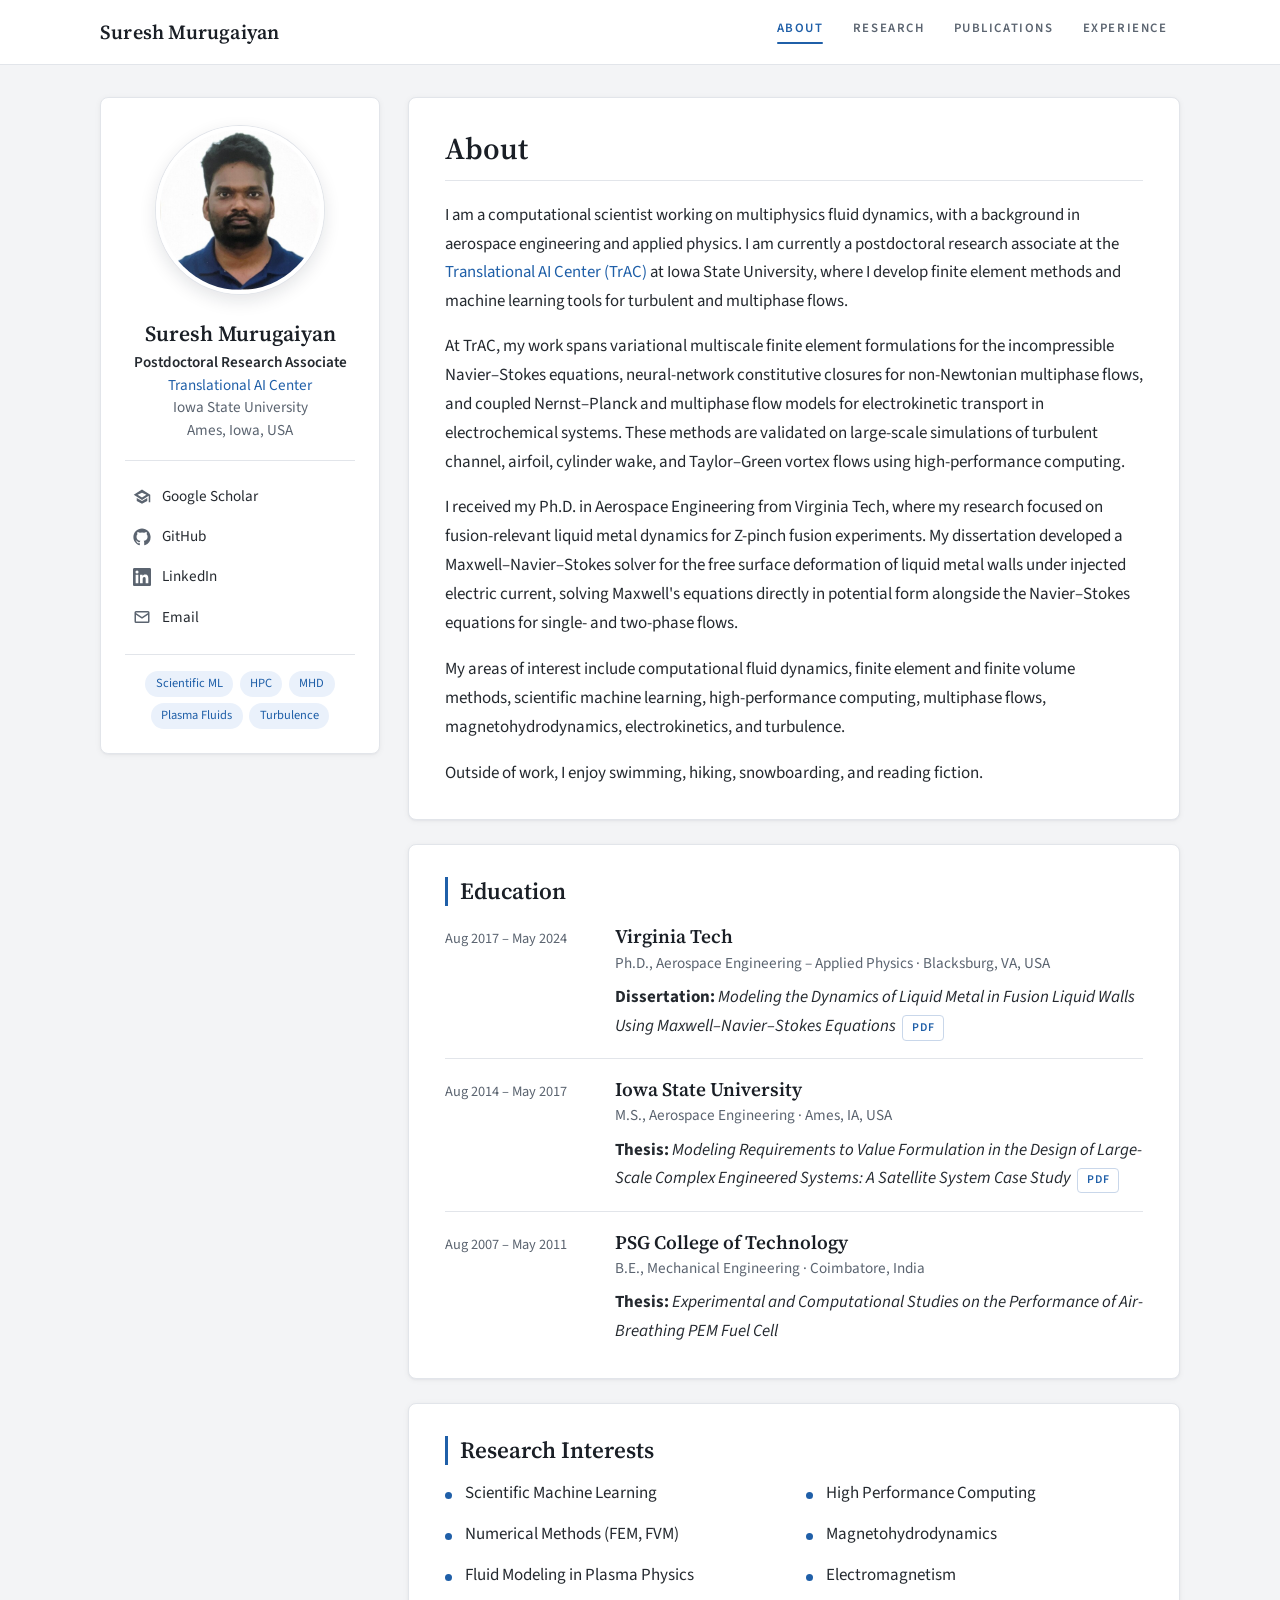
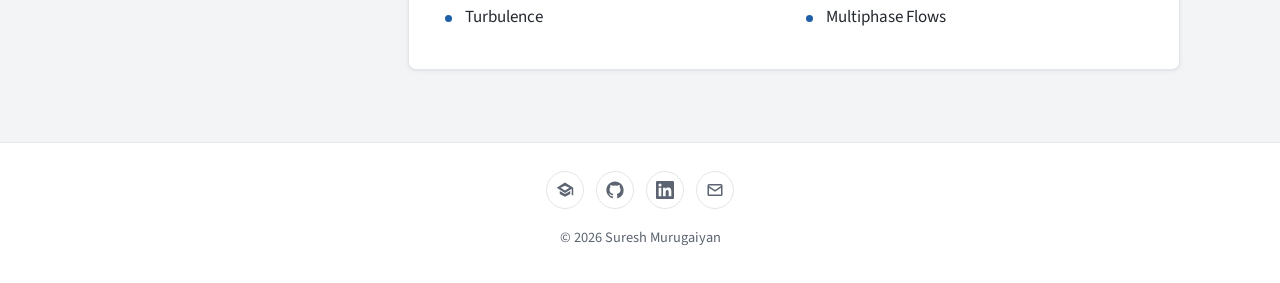
<file: index.html>
<!DOCTYPE html>
<html lang="en">
<head>
  <meta charset="UTF-8">
  <meta name="viewport" content="width=device-width, initial-scale=1">
  <title>Suresh Murugaiyan</title>
  <meta name="description" content="Suresh Murugaiyan is a postdoctoral research associate at the Translational AI Center, Iowa State University, working on scientific machine learning, high-performance computing, magnetohydrodynamics, and fluid modeling in plasma physics.">
  <meta name="author" content="Suresh Murugaiyan">
  <meta property="og:site_name" content="Suresh Murugaiyan">
  <meta property="og:title" content="Suresh Murugaiyan">
  <meta property="og:description" content="Suresh Murugaiyan is a postdoctoral research associate at the Translational AI Center, Iowa State University, working on scientific machine learning, high-performance computing, magnetohydrodynamics, and fluid modeling in plasma physics.">
  <meta property="og:type" content="website">
  <meta property="og:url" content="https://sureshisu.github.io/">
  <meta property="og:image" content="https://sureshisu.github.io/img/suresh.jpg">
  <meta name="theme-color" content="#1f5fa8">
  <link rel="icon" type="image/svg+xml" href="favicon.svg">
  <link rel="preconnect" href="https://fonts.googleapis.com">
  <link rel="preconnect" href="https://fonts.gstatic.com" crossorigin>
  <link href="https://fonts.googleapis.com/css2?family=Source+Sans+3:ital,wght@0,400;0,600;0,700;1,400&family=Source+Serif+4:wght@600&display=swap" rel="stylesheet">
  <link rel="stylesheet" href="css/style.css?v=9">
</head>
<body>
<header class="site-header">
  <div class="container">
    <a class="brand" href="index.html">Suresh Murugaiyan</a>
    <button class="nav-toggle" type="button" aria-label="Toggle navigation" aria-expanded="false" aria-controls="site-nav">
      <svg width="22" height="22" viewBox="0 0 24 24" fill="none" stroke="currentColor" stroke-width="2" stroke-linecap="round" aria-hidden="true"><path d="M4 6h16M4 12h16M4 18h16"/></svg>
    </button>
    <nav class="site-nav" id="site-nav" aria-label="Primary">
      <a href="index.html" class="active" aria-current="page">About</a>
      <a href="research.html">Research</a>
      <a href="publications.html">Publications</a>
      <a href="experience.html">Experience</a>
    </nav>
  </div>
</header>
<div class="container layout">
  <aside class="sidebar">
    <div class="profile">
      <img src="img/suresh.jpg" alt="Portrait of Suresh Murugaiyan" width="168" height="168">
      <h2>Suresh Murugaiyan</h2>
      <p class="role">
        <strong>Postdoctoral Research Associate</strong><br>
        <a href="https://trac-ai.iastate.edu/" target="_blank" rel="noopener">Translational AI Center</a><br>
        Iowa State University<br>
        Ames, Iowa, USA
      </p>
      <ul class="social">
          <li><a href="https://scholar.google.com/citations?hl=en&user=3zIB_NMAAAAJ&view_op=list_works&sortby=pubdate" target="_blank" rel="noopener"><svg viewBox="0 0 24 24" aria-hidden="true"><path d="M12 2 1 9l11 7 9-5.73V19h2V9L12 2zm0 4.24L17.9 9 12 12.76 6.1 9 12 6.24zM5 13.18v4L12 21l7-3.82v-4l-7 4.28-7-4.28z"/></svg><span>Google Scholar</span></a></li>
          <li><a href="https://github.com/SureshMurugaiyan" target="_blank" rel="noopener"><svg viewBox="0 0 24 24" aria-hidden="true"><path d="M12 .5C5.65.5.5 5.65.5 12c0 5.08 3.29 9.39 7.86 10.91.58.11.79-.25.79-.55v-2.1c-3.2.7-3.87-1.37-3.87-1.37-.52-1.33-1.28-1.68-1.28-1.68-1.05-.71.08-.7.08-.7 1.16.08 1.77 1.19 1.77 1.19 1.03 1.76 2.7 1.25 3.36.96.1-.75.4-1.25.73-1.54-2.55-.29-5.24-1.28-5.24-5.69 0-1.26.45-2.29 1.19-3.09-.12-.29-.52-1.46.11-3.05 0 0 .97-.31 3.17 1.18a11 11 0 0 1 5.77 0c2.2-1.49 3.17-1.18 3.17-1.18.63 1.59.23 2.76.11 3.05.74.8 1.19 1.83 1.19 3.09 0 4.42-2.69 5.39-5.25 5.68.41.36.78 1.06.78 2.14v3.17c0 .31.21.67.8.55A11.5 11.5 0 0 0 23.5 12C23.5 5.65 18.35.5 12 .5z"/></svg><span>GitHub</span></a></li>
          <li><a href="https://www.linkedin.com/in/suresh-murugaiyan-phd/" target="_blank" rel="noopener"><svg viewBox="0 0 24 24" aria-hidden="true"><path d="M20.45 20.45h-3.55v-5.57c0-1.33-.03-3.04-1.85-3.04-1.85 0-2.14 1.45-2.14 2.94v5.67H9.36V9h3.41v1.56h.05c.47-.9 1.63-1.85 3.36-1.85 3.6 0 4.27 2.37 4.27 5.45v6.29zM5.34 7.43a2.06 2.06 0 1 1 0-4.12 2.06 2.06 0 0 1 0 4.12zM7.12 20.45H3.56V9h3.56v11.45zM22.22 0H1.77C.79 0 0 .77 0 1.72v20.56C0 23.23.79 24 1.77 24h20.45c.98 0 1.78-.77 1.78-1.72V1.72C24 .77 23.2 0 22.22 0z"/></svg><span>LinkedIn</span></a></li>
          <li><a href="mailto:sureshmn@iastate.edu"><svg viewBox="0 0 24 24" aria-hidden="true"><path d="M20 4H4a2 2 0 0 0-2 2v12a2 2 0 0 0 2 2h16a2 2 0 0 0 2-2V6a2 2 0 0 0-2-2zm0 2v.51l-8 5.33-8-5.33V6h16zM4 18V8.9l7.45 4.97a1 1 0 0 0 1.1 0L20 8.9V18H4z"/></svg><span>Email</span></a></li>
      </ul>
      <div class="tags">
        <span>Scientific ML</span>
        <span>HPC</span>
        <span>MHD</span>
        <span>Plasma Fluids</span>
        <span>Turbulence</span>
      </div>
    </div>
  </aside>
  <main class="content">
    <section class="card">
      <h1>About</h1>
      <p class="lead">
        I am a computational scientist working on multiphysics fluid dynamics, with a background in
        aerospace engineering and applied physics. I am currently a postdoctoral research associate at the
        <a href="https://trac-ai.iastate.edu/" target="_blank" rel="noopener">Translational AI Center (TrAC)</a>
        at Iowa State University, where I develop finite element methods and machine learning tools for
        turbulent and multiphase flows.
      </p>
      <p>
        At TrAC, my work spans variational multiscale finite element formulations for the incompressible
        Navier&ndash;Stokes equations, neural-network constitutive closures for non-Newtonian multiphase
        flows, and coupled Nernst&ndash;Planck and multiphase flow models for electrokinetic transport in
        electrochemical systems. These methods are validated on large-scale simulations of turbulent
        channel, airfoil, cylinder wake, and Taylor&ndash;Green vortex flows using high-performance computing.
      </p>
      <p>
        I received my Ph.D. in Aerospace Engineering from Virginia Tech, where my research focused on
        fusion-relevant liquid metal dynamics for Z-pinch fusion experiments. My dissertation developed a
        Maxwell&ndash;Navier&ndash;Stokes solver for the free surface deformation of liquid metal walls under
        injected electric current, solving Maxwell's equations directly in potential form alongside the
        Navier&ndash;Stokes equations for single- and two-phase flows.
      </p>
      <p>
        My areas of interest include computational fluid dynamics, finite element and finite volume methods,
        scientific machine learning, high-performance computing, multiphase flows, magnetohydrodynamics,
        electrokinetics, and turbulence.
      </p>
      <p>Outside of work, I enjoy swimming, hiking, snowboarding, and reading fiction.</p>
    </section>

    <section class="card">
      <h2>Education</h2>
      <div class="entry">
        <div class="when">Aug 2017 &ndash; May 2024</div>
        <div class="what">
          <h3 class="org"><a href="https://www.aoe.vt.edu/" target="_blank" rel="noopener">Virginia Tech</a></h3>
          <div class="sub">Ph.D., Aerospace Engineering &ndash; Applied Physics &middot; Blacksburg, VA, USA</div>
          <p><strong>Dissertation:</strong> <em>Modeling the Dynamics of Liquid Metal in Fusion Liquid Walls Using Maxwell&ndash;Navier&ndash;Stokes Equations</em>
          &nbsp;<a class="btn-link" href="https://vtechworks.lib.vt.edu/bitstreams/518f76b3-d5b1-4de2-a76d-3ad21cf5ce42/download" target="_blank" rel="noopener">PDF</a></p>
        </div>
      </div>
      <div class="entry">
        <div class="when">Aug 2014 &ndash; May 2017</div>
        <div class="what">
          <h3 class="org"><a href="https://www.aere.iastate.edu/" target="_blank" rel="noopener">Iowa State University</a></h3>
          <div class="sub">M.S., Aerospace Engineering &middot; Ames, IA, USA</div>
          <p><strong>Thesis:</strong> <em>Modeling Requirements to Value Formulation in the Design of Large-Scale Complex Engineered Systems: A Satellite System Case Study</em>
          &nbsp;<a class="btn-link" href="https://dr.lib.iastate.edu/bitstreams/eb668e0c-75e1-4d1b-a5d1-2d1292beb509/download" target="_blank" rel="noopener">PDF</a></p>
        </div>
      </div>
      <div class="entry">
        <div class="when">Aug 2007 &ndash; May 2011</div>
        <div class="what">
          <h3 class="org"><a href="https://www.psgtech.edu/" target="_blank" rel="noopener">PSG College of Technology</a></h3>
          <div class="sub">B.E., Mechanical Engineering &middot; Coimbatore, India</div>
          <p><strong>Thesis:</strong> <em>Experimental and Computational Studies on the Performance of Air-Breathing PEM Fuel Cell</em></p>
        </div>
      </div>
    </section>

    <section class="card">
      <h2>Research Interests</h2>
      <ul class="interest-grid">
        <li>Scientific Machine Learning</li>
        <li>High Performance Computing</li>
        <li>Numerical Methods (FEM, FVM)</li>
        <li>Magnetohydrodynamics</li>
        <li>Fluid Modeling in Plasma Physics</li>
        <li>Electromagnetism</li>
        <li>Turbulence</li>
        <li>Multiphase Flows</li>
      </ul>
    </section>
  </main>
</div>
<footer class="site-footer">
  <div class="container">
    <ul class="footer-social">
        <li><a href="https://scholar.google.com/citations?hl=en&user=3zIB_NMAAAAJ&view_op=list_works&sortby=pubdate" target="_blank" rel="noopener" title="Google Scholar" aria-label="Google Scholar"><svg viewBox="0 0 24 24" aria-hidden="true"><path d="M12 2 1 9l11 7 9-5.73V19h2V9L12 2zm0 4.24L17.9 9 12 12.76 6.1 9 12 6.24zM5 13.18v4L12 21l7-3.82v-4l-7 4.28-7-4.28z"/></svg></a></li>
        <li><a href="https://github.com/SureshMurugaiyan" target="_blank" rel="noopener" title="GitHub" aria-label="GitHub"><svg viewBox="0 0 24 24" aria-hidden="true"><path d="M12 .5C5.65.5.5 5.65.5 12c0 5.08 3.29 9.39 7.86 10.91.58.11.79-.25.79-.55v-2.1c-3.2.7-3.87-1.37-3.87-1.37-.52-1.33-1.28-1.68-1.28-1.68-1.05-.71.08-.7.08-.7 1.16.08 1.77 1.19 1.77 1.19 1.03 1.76 2.7 1.25 3.36.96.1-.75.4-1.25.73-1.54-2.55-.29-5.24-1.28-5.24-5.69 0-1.26.45-2.29 1.19-3.09-.12-.29-.52-1.46.11-3.05 0 0 .97-.31 3.17 1.18a11 11 0 0 1 5.77 0c2.2-1.49 3.17-1.18 3.17-1.18.63 1.59.23 2.76.11 3.05.74.8 1.19 1.83 1.19 3.09 0 4.42-2.69 5.39-5.25 5.68.41.36.78 1.06.78 2.14v3.17c0 .31.21.67.8.55A11.5 11.5 0 0 0 23.5 12C23.5 5.65 18.35.5 12 .5z"/></svg></a></li>
        <li><a href="https://www.linkedin.com/in/suresh-murugaiyan-phd/" target="_blank" rel="noopener" title="LinkedIn" aria-label="LinkedIn"><svg viewBox="0 0 24 24" aria-hidden="true"><path d="M20.45 20.45h-3.55v-5.57c0-1.33-.03-3.04-1.85-3.04-1.85 0-2.14 1.45-2.14 2.94v5.67H9.36V9h3.41v1.56h.05c.47-.9 1.63-1.85 3.36-1.85 3.6 0 4.27 2.37 4.27 5.45v6.29zM5.34 7.43a2.06 2.06 0 1 1 0-4.12 2.06 2.06 0 0 1 0 4.12zM7.12 20.45H3.56V9h3.56v11.45zM22.22 0H1.77C.79 0 0 .77 0 1.72v20.56C0 23.23.79 24 1.77 24h20.45c.98 0 1.78-.77 1.78-1.72V1.72C24 .77 23.2 0 22.22 0z"/></svg></a></li>
        <li><a href="mailto:sureshmn@iastate.edu" title="Email" aria-label="Email"><svg viewBox="0 0 24 24" aria-hidden="true"><path d="M20 4H4a2 2 0 0 0-2 2v12a2 2 0 0 0 2 2h16a2 2 0 0 0 2-2V6a2 2 0 0 0-2-2zm0 2v.51l-8 5.33-8-5.33V6h16zM4 18V8.9l7.45 4.97a1 1 0 0 0 1.1 0L20 8.9V18H4z"/></svg></a></li>
    </ul>
    <p>&copy; <span id="year">2026</span> Suresh Murugaiyan</p>
  </div>
</footer>
<script>
  (function () {
    var btn = document.querySelector('.nav-toggle');
    var nav = document.getElementById('site-nav');
    if (btn && nav) {
      btn.addEventListener('click', function () {
        var open = nav.classList.toggle('open');
        btn.setAttribute('aria-expanded', open ? 'true' : 'false');
      });
    }
    var y = document.getElementById('year');
    if (y) y.textContent = new Date().getFullYear();
  })();
</script>
</body>
</html>
</file>
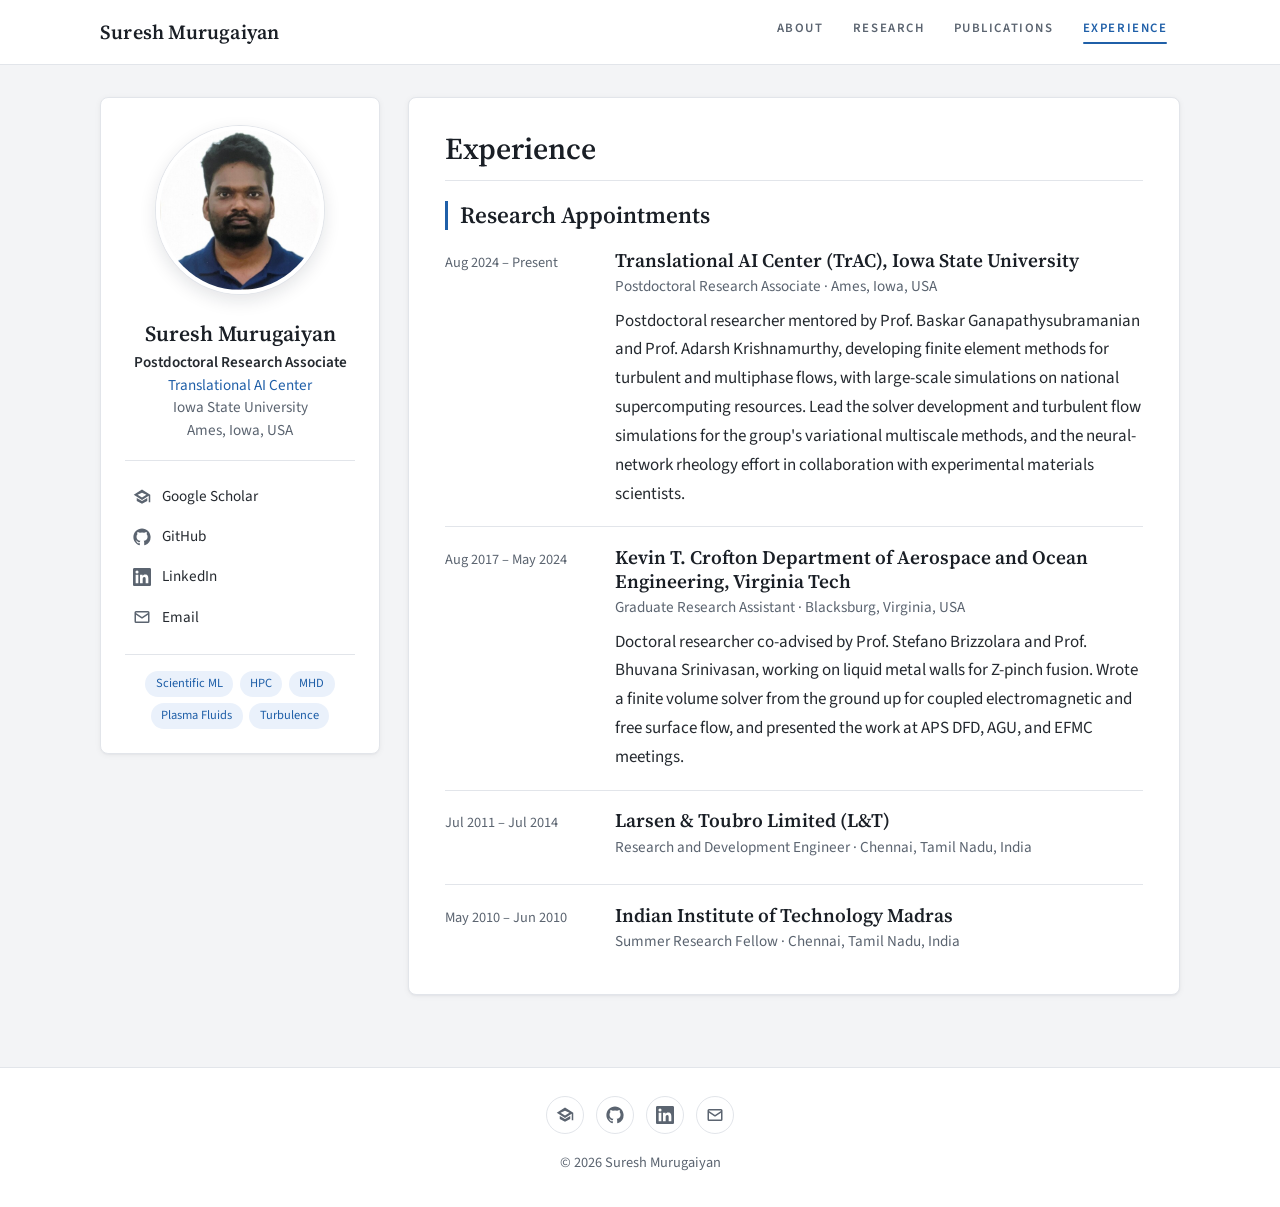
<file: experience.html>
<!DOCTYPE html>
<html lang="en">
<head>
  <meta charset="UTF-8">
  <meta name="viewport" content="width=device-width, initial-scale=1">
  <title>Experience · Suresh Murugaiyan</title>
  <meta name="description" content="Suresh Murugaiyan is a postdoctoral research associate at the Translational AI Center, Iowa State University, working on scientific machine learning, high-performance computing, magnetohydrodynamics, and fluid modeling in plasma physics.">
  <meta name="author" content="Suresh Murugaiyan">
  <meta property="og:site_name" content="Suresh Murugaiyan">
  <meta property="og:title" content="Experience · Suresh Murugaiyan">
  <meta property="og:description" content="Suresh Murugaiyan is a postdoctoral research associate at the Translational AI Center, Iowa State University, working on scientific machine learning, high-performance computing, magnetohydrodynamics, and fluid modeling in plasma physics.">
  <meta property="og:type" content="website">
  <meta property="og:url" content="https://sureshisu.github.io/experience.html">
  <meta property="og:image" content="https://sureshisu.github.io/img/suresh.jpg">
  <meta name="theme-color" content="#1f5fa8">
  <link rel="icon" type="image/svg+xml" href="favicon.svg">
  <link rel="preconnect" href="https://fonts.googleapis.com">
  <link rel="preconnect" href="https://fonts.gstatic.com" crossorigin>
  <link href="https://fonts.googleapis.com/css2?family=Source+Sans+3:ital,wght@0,400;0,600;0,700;1,400&family=Source+Serif+4:wght@600&display=swap" rel="stylesheet">
  <link rel="stylesheet" href="css/style.css?v=9">
</head>
<body>
<header class="site-header">
  <div class="container">
    <a class="brand" href="index.html">Suresh Murugaiyan</a>
    <button class="nav-toggle" type="button" aria-label="Toggle navigation" aria-expanded="false" aria-controls="site-nav">
      <svg width="22" height="22" viewBox="0 0 24 24" fill="none" stroke="currentColor" stroke-width="2" stroke-linecap="round" aria-hidden="true"><path d="M4 6h16M4 12h16M4 18h16"/></svg>
    </button>
    <nav class="site-nav" id="site-nav" aria-label="Primary">
      <a href="index.html">About</a>
      <a href="research.html">Research</a>
      <a href="publications.html">Publications</a>
      <a href="experience.html" class="active" aria-current="page">Experience</a>
    </nav>
  </div>
</header>
<div class="container layout">
  <aside class="sidebar">
    <div class="profile">
      <img src="img/suresh.jpg" alt="Portrait of Suresh Murugaiyan" width="168" height="168">
      <h2>Suresh Murugaiyan</h2>
      <p class="role">
        <strong>Postdoctoral Research Associate</strong><br>
        <a href="https://trac-ai.iastate.edu/" target="_blank" rel="noopener">Translational AI Center</a><br>
        Iowa State University<br>
        Ames, Iowa, USA
      </p>
      <ul class="social">
          <li><a href="https://scholar.google.com/citations?hl=en&user=3zIB_NMAAAAJ&view_op=list_works&sortby=pubdate" target="_blank" rel="noopener"><svg viewBox="0 0 24 24" aria-hidden="true"><path d="M12 2 1 9l11 7 9-5.73V19h2V9L12 2zm0 4.24L17.9 9 12 12.76 6.1 9 12 6.24zM5 13.18v4L12 21l7-3.82v-4l-7 4.28-7-4.28z"/></svg><span>Google Scholar</span></a></li>
          <li><a href="https://github.com/SureshMurugaiyan" target="_blank" rel="noopener"><svg viewBox="0 0 24 24" aria-hidden="true"><path d="M12 .5C5.65.5.5 5.65.5 12c0 5.08 3.29 9.39 7.86 10.91.58.11.79-.25.79-.55v-2.1c-3.2.7-3.87-1.37-3.87-1.37-.52-1.33-1.28-1.68-1.28-1.68-1.05-.71.08-.7.08-.7 1.16.08 1.77 1.19 1.77 1.19 1.03 1.76 2.7 1.25 3.36.96.1-.75.4-1.25.73-1.54-2.55-.29-5.24-1.28-5.24-5.69 0-1.26.45-2.29 1.19-3.09-.12-.29-.52-1.46.11-3.05 0 0 .97-.31 3.17 1.18a11 11 0 0 1 5.77 0c2.2-1.49 3.17-1.18 3.17-1.18.63 1.59.23 2.76.11 3.05.74.8 1.19 1.83 1.19 3.09 0 4.42-2.69 5.39-5.25 5.68.41.36.78 1.06.78 2.14v3.17c0 .31.21.67.8.55A11.5 11.5 0 0 0 23.5 12C23.5 5.65 18.35.5 12 .5z"/></svg><span>GitHub</span></a></li>
          <li><a href="https://www.linkedin.com/in/suresh-murugaiyan-phd/" target="_blank" rel="noopener"><svg viewBox="0 0 24 24" aria-hidden="true"><path d="M20.45 20.45h-3.55v-5.57c0-1.33-.03-3.04-1.85-3.04-1.85 0-2.14 1.45-2.14 2.94v5.67H9.36V9h3.41v1.56h.05c.47-.9 1.63-1.85 3.36-1.85 3.6 0 4.27 2.37 4.27 5.45v6.29zM5.34 7.43a2.06 2.06 0 1 1 0-4.12 2.06 2.06 0 0 1 0 4.12zM7.12 20.45H3.56V9h3.56v11.45zM22.22 0H1.77C.79 0 0 .77 0 1.72v20.56C0 23.23.79 24 1.77 24h20.45c.98 0 1.78-.77 1.78-1.72V1.72C24 .77 23.2 0 22.22 0z"/></svg><span>LinkedIn</span></a></li>
          <li><a href="mailto:sureshmn@iastate.edu"><svg viewBox="0 0 24 24" aria-hidden="true"><path d="M20 4H4a2 2 0 0 0-2 2v12a2 2 0 0 0 2 2h16a2 2 0 0 0 2-2V6a2 2 0 0 0-2-2zm0 2v.51l-8 5.33-8-5.33V6h16zM4 18V8.9l7.45 4.97a1 1 0 0 0 1.1 0L20 8.9V18H4z"/></svg><span>Email</span></a></li>
      </ul>
      <div class="tags">
        <span>Scientific ML</span>
        <span>HPC</span>
        <span>MHD</span>
        <span>Plasma Fluids</span>
        <span>Turbulence</span>
      </div>
    </div>
  </aside>
  <main class="content">
    <section class="card">
      <h1>Experience</h1>
      <h2>Research Appointments</h2>
      <div class="entry">
        <div class="when">Aug 2024 &ndash; Present</div>
        <div class="what">
          <h3 class="org"><a href="https://trac-ai.iastate.edu/" target="_blank" rel="noopener">Translational AI Center (TrAC)</a>, Iowa State University</h3>
          <div class="sub">Postdoctoral Research Associate &middot; Ames, Iowa, USA</div>
          <p>Postdoctoral researcher mentored by Prof. Baskar Ganapathysubramanian and Prof. Adarsh Krishnamurthy, developing finite element methods for turbulent and multiphase flows, with large-scale simulations on national supercomputing resources. Lead the solver development and turbulent flow simulations for the group's variational multiscale methods, and the neural-network rheology effort in collaboration with experimental materials scientists.</p>
        </div>
      </div>
      <div class="entry">
        <div class="when">Aug 2017 &ndash; May 2024</div>
        <div class="what">
          <h3 class="org"><a href="https://www.aoe.vt.edu/" target="_blank" rel="noopener">Kevin T. Crofton Department of Aerospace and Ocean Engineering</a>, Virginia Tech</h3>
          <div class="sub">Graduate Research Assistant &middot; Blacksburg, Virginia, USA</div>
          <p>Doctoral researcher co-advised by Prof. Stefano Brizzolara and Prof. Bhuvana Srinivasan, working on liquid metal walls for Z-pinch fusion. Wrote a finite volume solver from the ground up for coupled electromagnetic and free surface flow, and presented the work at APS DFD, AGU, and EFMC meetings.</p>
        </div>
      </div>
      <div class="entry">
        <div class="when">Jul 2011 &ndash; Jul 2014</div>
        <div class="what">
          <h3 class="org"><a href="https://www.larsentoubro.com/" target="_blank" rel="noopener">Larsen &amp; Toubro Limited (L&amp;T)</a></h3>
          <div class="sub">Research and Development Engineer &middot; Chennai, Tamil Nadu, India</div>
        </div>
      </div>
      <div class="entry">
        <div class="when">May 2010 &ndash; Jun 2010</div>
        <div class="what">
          <h3 class="org"><a href="https://www.iitm.ac.in/" target="_blank" rel="noopener">Indian Institute of Technology Madras</a></h3>
          <div class="sub">Summer Research Fellow &middot; Chennai, Tamil Nadu, India</div>
        </div>
      </div>
    </section>
  </main>
</div>
<footer class="site-footer">
  <div class="container">
    <ul class="footer-social">
        <li><a href="https://scholar.google.com/citations?hl=en&user=3zIB_NMAAAAJ&view_op=list_works&sortby=pubdate" target="_blank" rel="noopener" title="Google Scholar" aria-label="Google Scholar"><svg viewBox="0 0 24 24" aria-hidden="true"><path d="M12 2 1 9l11 7 9-5.73V19h2V9L12 2zm0 4.24L17.9 9 12 12.76 6.1 9 12 6.24zM5 13.18v4L12 21l7-3.82v-4l-7 4.28-7-4.28z"/></svg></a></li>
        <li><a href="https://github.com/SureshMurugaiyan" target="_blank" rel="noopener" title="GitHub" aria-label="GitHub"><svg viewBox="0 0 24 24" aria-hidden="true"><path d="M12 .5C5.65.5.5 5.65.5 12c0 5.08 3.29 9.39 7.86 10.91.58.11.79-.25.79-.55v-2.1c-3.2.7-3.87-1.37-3.87-1.37-.52-1.33-1.28-1.68-1.28-1.68-1.05-.71.08-.7.08-.7 1.16.08 1.77 1.19 1.77 1.19 1.03 1.76 2.7 1.25 3.36.96.1-.75.4-1.25.73-1.54-2.55-.29-5.24-1.28-5.24-5.69 0-1.26.45-2.29 1.19-3.09-.12-.29-.52-1.46.11-3.05 0 0 .97-.31 3.17 1.18a11 11 0 0 1 5.77 0c2.2-1.49 3.17-1.18 3.17-1.18.63 1.59.23 2.76.11 3.05.74.8 1.19 1.83 1.19 3.09 0 4.42-2.69 5.39-5.25 5.68.41.36.78 1.06.78 2.14v3.17c0 .31.21.67.8.55A11.5 11.5 0 0 0 23.5 12C23.5 5.65 18.35.5 12 .5z"/></svg></a></li>
        <li><a href="https://www.linkedin.com/in/suresh-murugaiyan-phd/" target="_blank" rel="noopener" title="LinkedIn" aria-label="LinkedIn"><svg viewBox="0 0 24 24" aria-hidden="true"><path d="M20.45 20.45h-3.55v-5.57c0-1.33-.03-3.04-1.85-3.04-1.85 0-2.14 1.45-2.14 2.94v5.67H9.36V9h3.41v1.56h.05c.47-.9 1.63-1.85 3.36-1.85 3.6 0 4.27 2.37 4.27 5.45v6.29zM5.34 7.43a2.06 2.06 0 1 1 0-4.12 2.06 2.06 0 0 1 0 4.12zM7.12 20.45H3.56V9h3.56v11.45zM22.22 0H1.77C.79 0 0 .77 0 1.72v20.56C0 23.23.79 24 1.77 24h20.45c.98 0 1.78-.77 1.78-1.72V1.72C24 .77 23.2 0 22.22 0z"/></svg></a></li>
        <li><a href="mailto:sureshmn@iastate.edu" title="Email" aria-label="Email"><svg viewBox="0 0 24 24" aria-hidden="true"><path d="M20 4H4a2 2 0 0 0-2 2v12a2 2 0 0 0 2 2h16a2 2 0 0 0 2-2V6a2 2 0 0 0-2-2zm0 2v.51l-8 5.33-8-5.33V6h16zM4 18V8.9l7.45 4.97a1 1 0 0 0 1.1 0L20 8.9V18H4z"/></svg></a></li>
    </ul>
    <p>&copy; <span id="year">2026</span> Suresh Murugaiyan</p>
  </div>
</footer>
<script>
  (function () {
    var btn = document.querySelector('.nav-toggle');
    var nav = document.getElementById('site-nav');
    if (btn && nav) {
      btn.addEventListener('click', function () {
        var open = nav.classList.toggle('open');
        btn.setAttribute('aria-expanded', open ? 'true' : 'false');
      });
    }
    var y = document.getElementById('year');
    if (y) y.textContent = new Date().getFullYear();
  })();
</script>
</body>
</html>
</file>
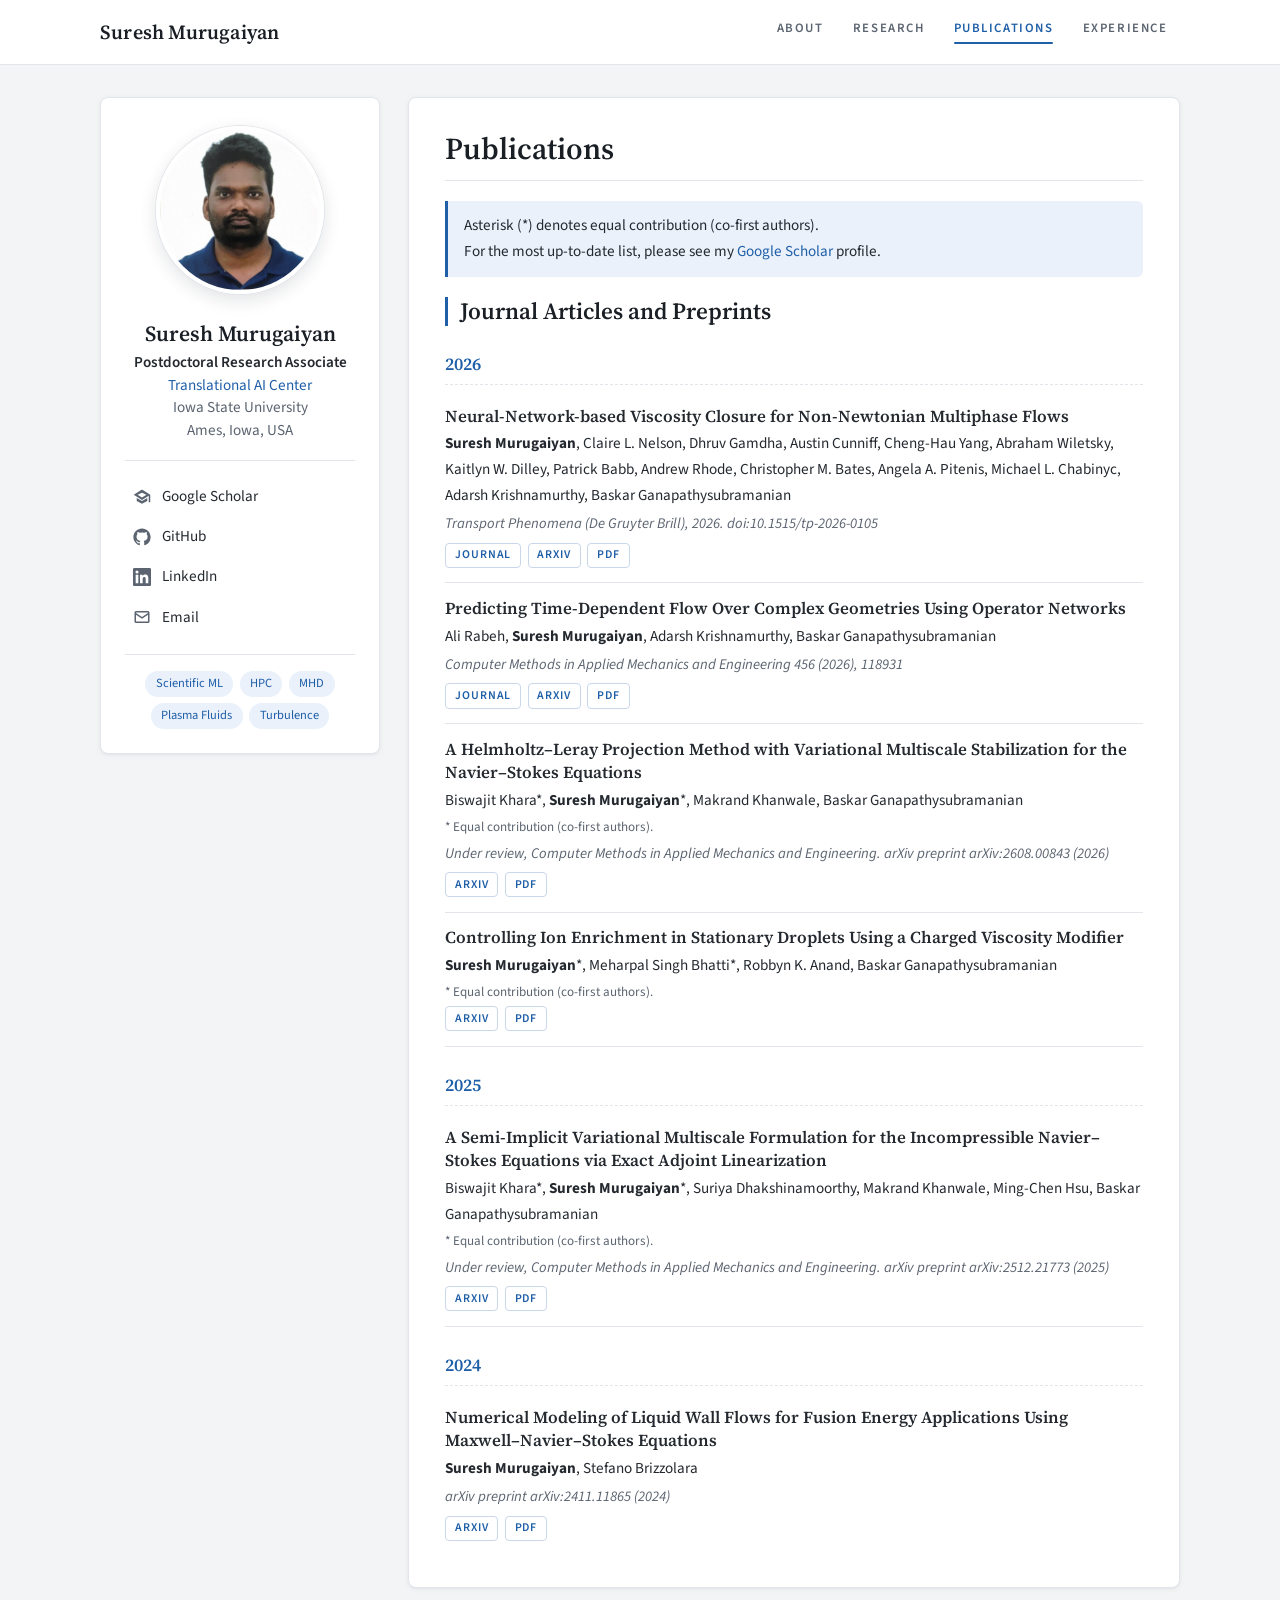
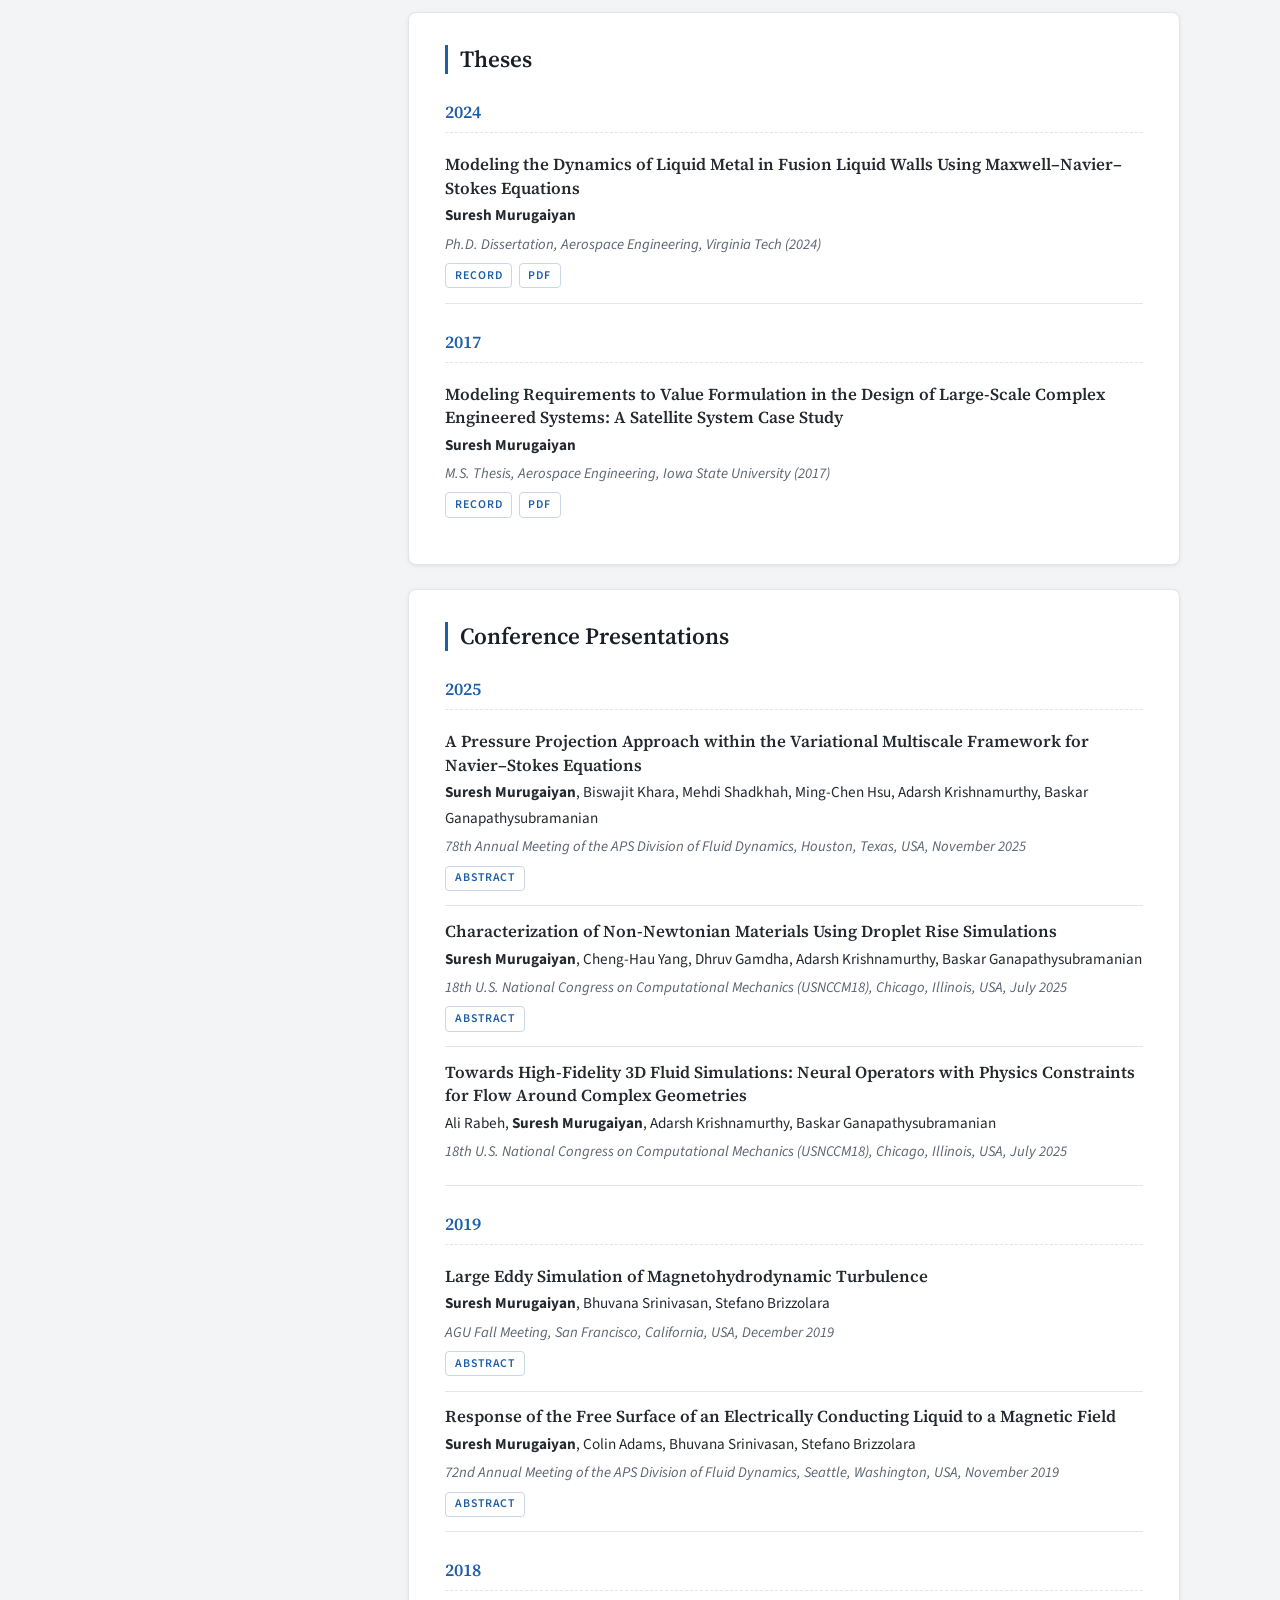
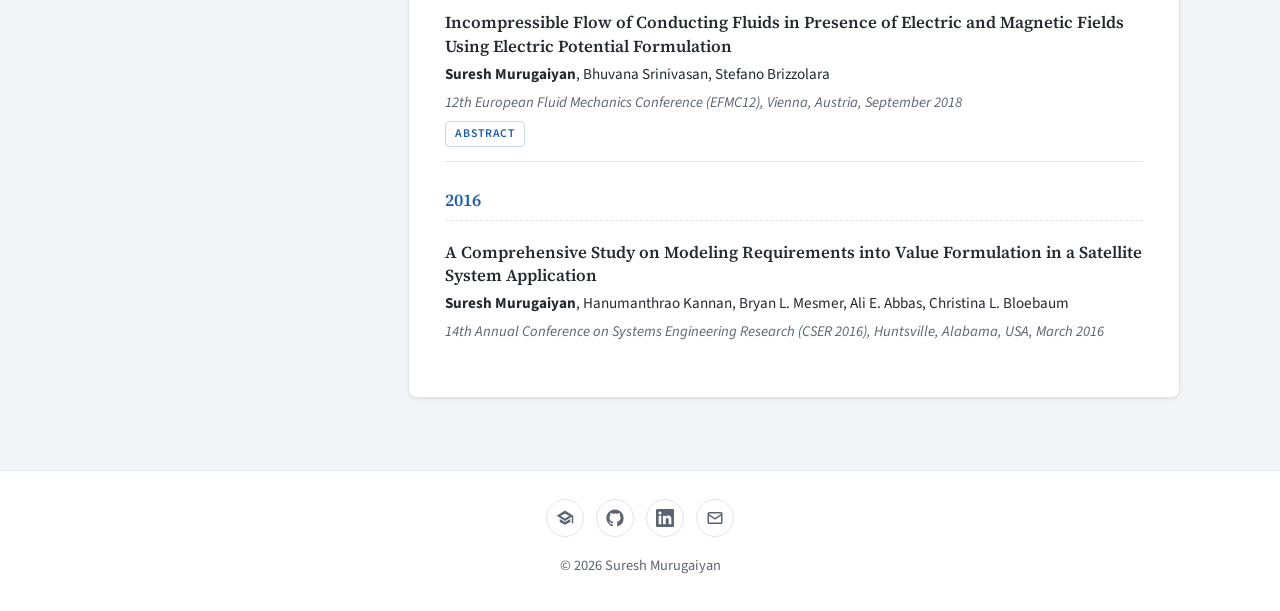
<file: publications.html>
<!DOCTYPE html>
<html lang="en">
<head>
  <meta charset="UTF-8">
  <meta name="viewport" content="width=device-width, initial-scale=1">
  <title>Publications · Suresh Murugaiyan</title>
  <meta name="description" content="Suresh Murugaiyan is a postdoctoral research associate at the Translational AI Center, Iowa State University, working on scientific machine learning, high-performance computing, magnetohydrodynamics, and fluid modeling in plasma physics.">
  <meta name="author" content="Suresh Murugaiyan">
  <meta property="og:site_name" content="Suresh Murugaiyan">
  <meta property="og:title" content="Publications · Suresh Murugaiyan">
  <meta property="og:description" content="Suresh Murugaiyan is a postdoctoral research associate at the Translational AI Center, Iowa State University, working on scientific machine learning, high-performance computing, magnetohydrodynamics, and fluid modeling in plasma physics.">
  <meta property="og:type" content="website">
  <meta property="og:url" content="https://sureshisu.github.io/publications.html">
  <meta property="og:image" content="https://sureshisu.github.io/img/suresh.jpg">
  <meta name="theme-color" content="#1f5fa8">
  <link rel="icon" type="image/svg+xml" href="favicon.svg">
  <link rel="preconnect" href="https://fonts.googleapis.com">
  <link rel="preconnect" href="https://fonts.gstatic.com" crossorigin>
  <link href="https://fonts.googleapis.com/css2?family=Source+Sans+3:ital,wght@0,400;0,600;0,700;1,400&family=Source+Serif+4:wght@600&display=swap" rel="stylesheet">
  <link rel="stylesheet" href="css/style.css?v=9">
</head>
<body>
<header class="site-header">
  <div class="container">
    <a class="brand" href="index.html">Suresh Murugaiyan</a>
    <button class="nav-toggle" type="button" aria-label="Toggle navigation" aria-expanded="false" aria-controls="site-nav">
      <svg width="22" height="22" viewBox="0 0 24 24" fill="none" stroke="currentColor" stroke-width="2" stroke-linecap="round" aria-hidden="true"><path d="M4 6h16M4 12h16M4 18h16"/></svg>
    </button>
    <nav class="site-nav" id="site-nav" aria-label="Primary">
      <a href="index.html">About</a>
      <a href="research.html">Research</a>
      <a href="publications.html" class="active" aria-current="page">Publications</a>
      <a href="experience.html">Experience</a>
    </nav>
  </div>
</header>
<div class="container layout">
  <aside class="sidebar">
    <div class="profile">
      <img src="img/suresh.jpg" alt="Portrait of Suresh Murugaiyan" width="168" height="168">
      <h2>Suresh Murugaiyan</h2>
      <p class="role">
        <strong>Postdoctoral Research Associate</strong><br>
        <a href="https://trac-ai.iastate.edu/" target="_blank" rel="noopener">Translational AI Center</a><br>
        Iowa State University<br>
        Ames, Iowa, USA
      </p>
      <ul class="social">
          <li><a href="https://scholar.google.com/citations?hl=en&user=3zIB_NMAAAAJ&view_op=list_works&sortby=pubdate" target="_blank" rel="noopener"><svg viewBox="0 0 24 24" aria-hidden="true"><path d="M12 2 1 9l11 7 9-5.73V19h2V9L12 2zm0 4.24L17.9 9 12 12.76 6.1 9 12 6.24zM5 13.18v4L12 21l7-3.82v-4l-7 4.28-7-4.28z"/></svg><span>Google Scholar</span></a></li>
          <li><a href="https://github.com/SureshMurugaiyan" target="_blank" rel="noopener"><svg viewBox="0 0 24 24" aria-hidden="true"><path d="M12 .5C5.65.5.5 5.65.5 12c0 5.08 3.29 9.39 7.86 10.91.58.11.79-.25.79-.55v-2.1c-3.2.7-3.87-1.37-3.87-1.37-.52-1.33-1.28-1.68-1.28-1.68-1.05-.71.08-.7.08-.7 1.16.08 1.77 1.19 1.77 1.19 1.03 1.76 2.7 1.25 3.36.96.1-.75.4-1.25.73-1.54-2.55-.29-5.24-1.28-5.24-5.69 0-1.26.45-2.29 1.19-3.09-.12-.29-.52-1.46.11-3.05 0 0 .97-.31 3.17 1.18a11 11 0 0 1 5.77 0c2.2-1.49 3.17-1.18 3.17-1.18.63 1.59.23 2.76.11 3.05.74.8 1.19 1.83 1.19 3.09 0 4.42-2.69 5.39-5.25 5.68.41.36.78 1.06.78 2.14v3.17c0 .31.21.67.8.55A11.5 11.5 0 0 0 23.5 12C23.5 5.65 18.35.5 12 .5z"/></svg><span>GitHub</span></a></li>
          <li><a href="https://www.linkedin.com/in/suresh-murugaiyan-phd/" target="_blank" rel="noopener"><svg viewBox="0 0 24 24" aria-hidden="true"><path d="M20.45 20.45h-3.55v-5.57c0-1.33-.03-3.04-1.85-3.04-1.85 0-2.14 1.45-2.14 2.94v5.67H9.36V9h3.41v1.56h.05c.47-.9 1.63-1.85 3.36-1.85 3.6 0 4.27 2.37 4.27 5.45v6.29zM5.34 7.43a2.06 2.06 0 1 1 0-4.12 2.06 2.06 0 0 1 0 4.12zM7.12 20.45H3.56V9h3.56v11.45zM22.22 0H1.77C.79 0 0 .77 0 1.72v20.56C0 23.23.79 24 1.77 24h20.45c.98 0 1.78-.77 1.78-1.72V1.72C24 .77 23.2 0 22.22 0z"/></svg><span>LinkedIn</span></a></li>
          <li><a href="mailto:sureshmn@iastate.edu"><svg viewBox="0 0 24 24" aria-hidden="true"><path d="M20 4H4a2 2 0 0 0-2 2v12a2 2 0 0 0 2 2h16a2 2 0 0 0 2-2V6a2 2 0 0 0-2-2zm0 2v.51l-8 5.33-8-5.33V6h16zM4 18V8.9l7.45 4.97a1 1 0 0 0 1.1 0L20 8.9V18H4z"/></svg><span>Email</span></a></li>
      </ul>
      <div class="tags">
        <span>Scientific ML</span>
        <span>HPC</span>
        <span>MHD</span>
        <span>Plasma Fluids</span>
        <span>Turbulence</span>
      </div>
    </div>
  </aside>
  <main class="content">
    <section class="card">
      <h1>Publications</h1>
      <div class="pub-note">
        Asterisk (*) denotes equal contribution (co-first authors).<br>
        For the most up-to-date list, please see my <a href="https://scholar.google.com/citations?hl=en&user=3zIB_NMAAAAJ&view_op=list_works&sortby=pubdate" target="_blank" rel="noopener">Google Scholar</a> profile.
      </div>

      <h2>Journal Articles and Preprints</h2>
      <div class="year">2026</div>
      <div class="pub">
        <div class="title">Neural-Network-based Viscosity Closure for Non-Newtonian Multiphase Flows</div>
        <div class="authors"><span class="me">Suresh Murugaiyan</span>, Claire L. Nelson, Dhruv Gamdha, Austin Cunniff, Cheng-Hau Yang, Abraham Wiletsky, Kaitlyn W. Dilley, Patrick Babb, Andrew Rhode, Christopher M. Bates, Angela A. Pitenis, Michael L. Chabinyc, Adarsh Krishnamurthy, Baskar Ganapathysubramanian</div>
        <div class="venue"><em>Transport Phenomena</em> (De Gruyter Brill), 2026. doi:10.1515/tp-2026-0105</div>
        <div class="links"><a class="btn-link" href="https://www.degruyterbrill.com/document/doi/10.1515/tp-2026-0105/html" target="_blank" rel="noopener">Journal</a><a class="btn-link" href="https://arxiv.org/abs/2605.30659v2" target="_blank" rel="noopener">arXiv</a><a class="btn-link" href="https://arxiv.org/pdf/2605.30659v2" target="_blank" rel="noopener">PDF</a></div>
      </div>
      <div class="pub">
        <div class="title">Predicting Time-Dependent Flow Over Complex Geometries Using Operator Networks</div>
        <div class="authors">Ali Rabeh, <span class="me">Suresh Murugaiyan</span>, Adarsh Krishnamurthy, Baskar Ganapathysubramanian</div>
        <div class="venue">Computer Methods in Applied Mechanics and Engineering 456 (2026), 118931</div>
        <div class="links"><a class="btn-link" href="https://doi.org/10.1016/j.cma.2026.118931" target="_blank" rel="noopener">Journal</a><a class="btn-link" href="https://arxiv.org/abs/2512.04434" target="_blank" rel="noopener">arXiv</a><a class="btn-link" href="https://arxiv.org/pdf/2512.04434" target="_blank" rel="noopener">PDF</a></div>
      </div>
      <div class="pub">
        <div class="title">A Helmholtz&ndash;Leray Projection Method with Variational Multiscale Stabilization for the Navier&ndash;Stokes Equations</div>
        <div class="authors">Biswajit Khara*, <span class="me">Suresh Murugaiyan</span>*, Makrand Khanwale, Baskar Ganapathysubramanian</div>
        <div class="note">* Equal contribution (co-first authors).</div>
        <div class="venue">Under review, <em>Computer Methods in Applied Mechanics and Engineering</em>. arXiv preprint arXiv:2608.00843 (2026)</div>
        <div class="links"><a class="btn-link" href="https://arxiv.org/abs/2608.00843" target="_blank" rel="noopener">arXiv</a><a class="btn-link" href="https://arxiv.org/pdf/2608.00843" target="_blank" rel="noopener">PDF</a></div>
      </div>
      <div class="pub">
        <div class="title">Controlling Ion Enrichment in Stationary Droplets Using a Charged Viscosity Modifier</div>
        <div class="authors"><span class="me">Suresh Murugaiyan</span>*, Meharpal Singh Bhatti*, Robbyn K. Anand, Baskar Ganapathysubramanian</div>
        <div class="note">* Equal contribution (co-first authors).</div>
        <div class="links"><a class="btn-link" href="#" target="_blank" rel="noopener">arXiv</a><a class="btn-link" href="#" target="_blank" rel="noopener">PDF</a></div>
      </div>

      <div class="year">2025</div>
      <div class="pub">
        <div class="title">A Semi-Implicit Variational Multiscale Formulation for the Incompressible Navier&ndash;Stokes Equations via Exact Adjoint Linearization</div>
        <div class="authors">Biswajit Khara*, <span class="me">Suresh Murugaiyan</span>*, Suriya Dhakshinamoorthy, Makrand Khanwale, Ming-Chen Hsu, Baskar Ganapathysubramanian</div>
        <div class="note">* Equal contribution (co-first authors).</div>
        <div class="venue">Under review, <em>Computer Methods in Applied Mechanics and Engineering</em>. arXiv preprint arXiv:2512.21773 (2025)</div>
        <div class="links"><a class="btn-link" href="https://arxiv.org/abs/2512.21773v2" target="_blank" rel="noopener">arXiv</a><a class="btn-link" href="https://arxiv.org/pdf/2512.21773v2" target="_blank" rel="noopener">PDF</a></div>
      </div>

      <div class="year">2024</div>
      <div class="pub">
        <div class="title">Numerical Modeling of Liquid Wall Flows for Fusion Energy Applications Using Maxwell&ndash;Navier&ndash;Stokes Equations</div>
        <div class="authors"><span class="me">Suresh Murugaiyan</span>, Stefano Brizzolara</div>
        <div class="venue">arXiv preprint arXiv:2411.11865 (2024)</div>
        <div class="links"><a class="btn-link" href="https://arxiv.org/abs/2411.11865" target="_blank" rel="noopener">arXiv</a><a class="btn-link" href="https://arxiv.org/pdf/2411.11865" target="_blank" rel="noopener">PDF</a></div>
      </div>
    </section>

    <section class="card">
      <h2>Theses</h2>
      <div class="year">2024</div>
      <div class="pub">
        <div class="title">Modeling the Dynamics of Liquid Metal in Fusion Liquid Walls Using Maxwell&ndash;Navier&ndash;Stokes Equations</div>
        <div class="authors"><span class="me">Suresh Murugaiyan</span></div>
        <div class="venue">Ph.D. Dissertation, Aerospace Engineering, Virginia Tech (2024)</div>
        <div class="links"><a class="btn-link" href="https://hdl.handle.net/10919/118138" target="_blank" rel="noopener">Record</a><a class="btn-link" href="https://vtechworks.lib.vt.edu/bitstreams/518f76b3-d5b1-4de2-a76d-3ad21cf5ce42/download" target="_blank" rel="noopener">PDF</a></div>
      </div>

      <div class="year">2017</div>
      <div class="pub">
        <div class="title">Modeling Requirements to Value Formulation in the Design of Large-Scale Complex Engineered Systems: A Satellite System Case Study</div>
        <div class="authors"><span class="me">Suresh Murugaiyan</span></div>
        <div class="venue">M.S. Thesis, Aerospace Engineering, Iowa State University (2017)</div>
        <div class="links"><a class="btn-link" href="https://dr.lib.iastate.edu/entities/publication/6bc3cbdd-75e8-4b73-9953-663ce6a8b2fa" target="_blank" rel="noopener">Record</a><a class="btn-link" href="https://dr.lib.iastate.edu/bitstreams/eb668e0c-75e1-4d1b-a5d1-2d1292beb509/download" target="_blank" rel="noopener">PDF</a></div>
      </div>
    </section>

    <section class="card">
      <h2>Conference Presentations</h2>
      <div class="year">2025</div>
      <div class="pub">
        <div class="title">A Pressure Projection Approach within the Variational Multiscale Framework for Navier&ndash;Stokes Equations</div>
        <div class="authors"><span class="me">Suresh Murugaiyan</span>, Biswajit Khara, Mehdi Shadkhah, Ming-Chen Hsu, Adarsh Krishnamurthy, Baskar Ganapathysubramanian</div>
        <div class="venue">78th Annual Meeting of the APS Division of Fluid Dynamics, Houston, Texas, USA, November 2025</div>
        <div class="links"><a class="btn-link" href="https://scholar.google.com/citations?view_op=view_citation&hl=en&user=3zIB_NMAAAAJ&sortby=pubdate&citation_for_view=3zIB_NMAAAAJ:kNdYIx-mwKoC" target="_blank" rel="noopener">Abstract</a></div>
      </div>
      <div class="pub">
        <div class="title">Characterization of Non-Newtonian Materials Using Droplet Rise Simulations</div>
        <div class="authors"><span class="me">Suresh Murugaiyan</span>, Cheng-Hau Yang, Dhruv Gamdha, Adarsh Krishnamurthy, Baskar Ganapathysubramanian</div>
        <div class="venue">18th U.S. National Congress on Computational Mechanics (USNCCM18), Chicago, Illinois, USA, July 2025</div>
        <div class="links"><a class="btn-link" href="https://drive.google.com/file/d/1-foGTC76t9eK8ViyBiKPSpDWngjNW6U3/view" target="_blank" rel="noopener">Abstract</a></div>
      </div>
      <div class="pub">
        <div class="title">Towards High-Fidelity 3D Fluid Simulations: Neural Operators with Physics Constraints for Flow Around Complex Geometries</div>
        <div class="authors">Ali Rabeh, <span class="me">Suresh Murugaiyan</span>, Adarsh Krishnamurthy, Baskar Ganapathysubramanian</div>
        <div class="venue">18th U.S. National Congress on Computational Mechanics (USNCCM18), Chicago, Illinois, USA, July 2025</div>
      </div>

      <div class="year">2019</div>
      <div class="pub">
        <div class="title">Large Eddy Simulation of Magnetohydrodynamic Turbulence</div>
        <div class="authors"><span class="me">Suresh Murugaiyan</span>, Bhuvana Srinivasan, Stefano Brizzolara</div>
        <div class="venue">AGU Fall Meeting, San Francisco, California, USA, December 2019</div>
        <div class="links"><a class="btn-link" href="https://ui.adsabs.harvard.edu/abs/2019AGUFMSH33D3405M/abstract" target="_blank" rel="noopener">Abstract</a></div>
      </div>
      <div class="pub">
        <div class="title">Response of the Free Surface of an Electrically Conducting Liquid to a Magnetic Field</div>
        <div class="authors"><span class="me">Suresh Murugaiyan</span>, Colin Adams, Bhuvana Srinivasan, Stefano Brizzolara</div>
        <div class="venue">72nd Annual Meeting of the APS Division of Fluid Dynamics, Seattle, Washington, USA, November 2019</div>
        <div class="links"><a class="btn-link" href="https://ui.adsabs.harvard.edu/abs/2019APS..DFDA13004M/abstract" target="_blank" rel="noopener">Abstract</a></div>
      </div>

      <div class="year">2018</div>
      <div class="pub">
        <div class="title">Incompressible Flow of Conducting Fluids in Presence of Electric and Magnetic Fields Using Electric Potential Formulation</div>
        <div class="authors"><span class="me">Suresh Murugaiyan</span>, Bhuvana Srinivasan, Stefano Brizzolara</div>
        <div class="venue">12th European Fluid Mechanics Conference (EFMC12), Vienna, Austria, September 2018</div>
        <div class="links"><a class="btn-link" href="https://torroja.dmt.upm.es/congresos/efmc12/PDF_Files/Magnetohydrodynamics/Magnetohydrodynamics2/Suresh_Murugaiyan916.pdf" target="_blank" rel="noopener">Abstract</a></div>
      </div>

      <div class="year">2016</div>
      <div class="pub">
        <div class="title">A Comprehensive Study on Modeling Requirements into Value Formulation in a Satellite System Application</div>
        <div class="authors"><span class="me">Suresh Murugaiyan</span>, Hanumanthrao Kannan, Bryan L. Mesmer, Ali E. Abbas, Christina L. Bloebaum</div>
        <div class="venue">14th Annual Conference on Systems Engineering Research (CSER 2016), Huntsville, Alabama, USA, March 2016</div>
      </div>
    </section>
  </main>
</div>
<footer class="site-footer">
  <div class="container">
    <ul class="footer-social">
        <li><a href="https://scholar.google.com/citations?hl=en&user=3zIB_NMAAAAJ&view_op=list_works&sortby=pubdate" target="_blank" rel="noopener" title="Google Scholar" aria-label="Google Scholar"><svg viewBox="0 0 24 24" aria-hidden="true"><path d="M12 2 1 9l11 7 9-5.73V19h2V9L12 2zm0 4.24L17.9 9 12 12.76 6.1 9 12 6.24zM5 13.18v4L12 21l7-3.82v-4l-7 4.28-7-4.28z"/></svg></a></li>
        <li><a href="https://github.com/SureshMurugaiyan" target="_blank" rel="noopener" title="GitHub" aria-label="GitHub"><svg viewBox="0 0 24 24" aria-hidden="true"><path d="M12 .5C5.65.5.5 5.65.5 12c0 5.08 3.29 9.39 7.86 10.91.58.11.79-.25.79-.55v-2.1c-3.2.7-3.87-1.37-3.87-1.37-.52-1.33-1.28-1.68-1.28-1.68-1.05-.71.08-.7.08-.7 1.16.08 1.77 1.19 1.77 1.19 1.03 1.76 2.7 1.25 3.36.96.1-.75.4-1.25.73-1.54-2.55-.29-5.24-1.28-5.24-5.69 0-1.26.45-2.29 1.19-3.09-.12-.29-.52-1.46.11-3.05 0 0 .97-.31 3.17 1.18a11 11 0 0 1 5.77 0c2.2-1.49 3.17-1.18 3.17-1.18.63 1.59.23 2.76.11 3.05.74.8 1.19 1.83 1.19 3.09 0 4.42-2.69 5.39-5.25 5.68.41.36.78 1.06.78 2.14v3.17c0 .31.21.67.8.55A11.5 11.5 0 0 0 23.5 12C23.5 5.65 18.35.5 12 .5z"/></svg></a></li>
        <li><a href="https://www.linkedin.com/in/suresh-murugaiyan-phd/" target="_blank" rel="noopener" title="LinkedIn" aria-label="LinkedIn"><svg viewBox="0 0 24 24" aria-hidden="true"><path d="M20.45 20.45h-3.55v-5.57c0-1.33-.03-3.04-1.85-3.04-1.85 0-2.14 1.45-2.14 2.94v5.67H9.36V9h3.41v1.56h.05c.47-.9 1.63-1.85 3.36-1.85 3.6 0 4.27 2.37 4.27 5.45v6.29zM5.34 7.43a2.06 2.06 0 1 1 0-4.12 2.06 2.06 0 0 1 0 4.12zM7.12 20.45H3.56V9h3.56v11.45zM22.22 0H1.77C.79 0 0 .77 0 1.72v20.56C0 23.23.79 24 1.77 24h20.45c.98 0 1.78-.77 1.78-1.72V1.72C24 .77 23.2 0 22.22 0z"/></svg></a></li>
        <li><a href="mailto:sureshmn@iastate.edu" title="Email" aria-label="Email"><svg viewBox="0 0 24 24" aria-hidden="true"><path d="M20 4H4a2 2 0 0 0-2 2v12a2 2 0 0 0 2 2h16a2 2 0 0 0 2-2V6a2 2 0 0 0-2-2zm0 2v.51l-8 5.33-8-5.33V6h16zM4 18V8.9l7.45 4.97a1 1 0 0 0 1.1 0L20 8.9V18H4z"/></svg></a></li>
    </ul>
    <p>&copy; <span id="year">2026</span> Suresh Murugaiyan</p>
  </div>
</footer>
<script>
  (function () {
    var btn = document.querySelector('.nav-toggle');
    var nav = document.getElementById('site-nav');
    if (btn && nav) {
      btn.addEventListener('click', function () {
        var open = nav.classList.toggle('open');
        btn.setAttribute('aria-expanded', open ? 'true' : 'false');
      });
    }
    var y = document.getElementById('year');
    if (y) y.textContent = new Date().getFullYear();
  })();
</script>
</body>
</html>
</file>
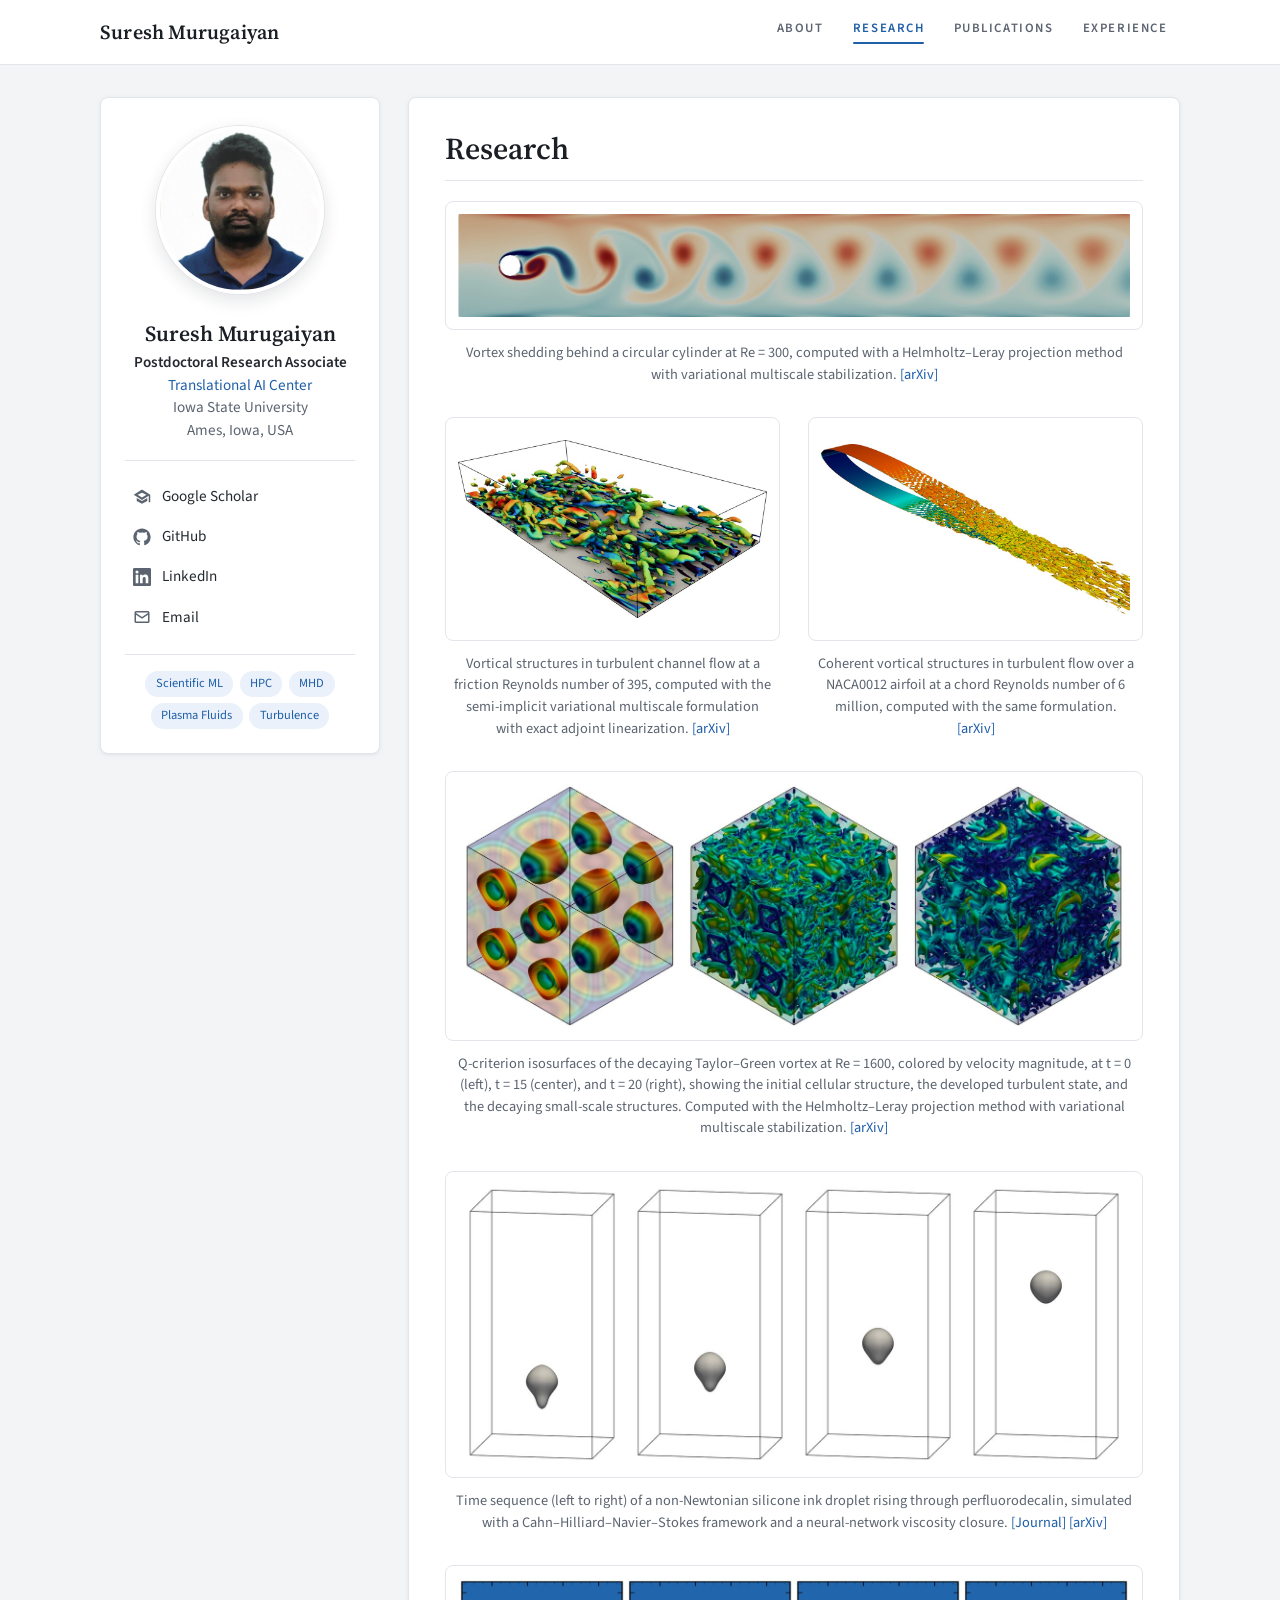
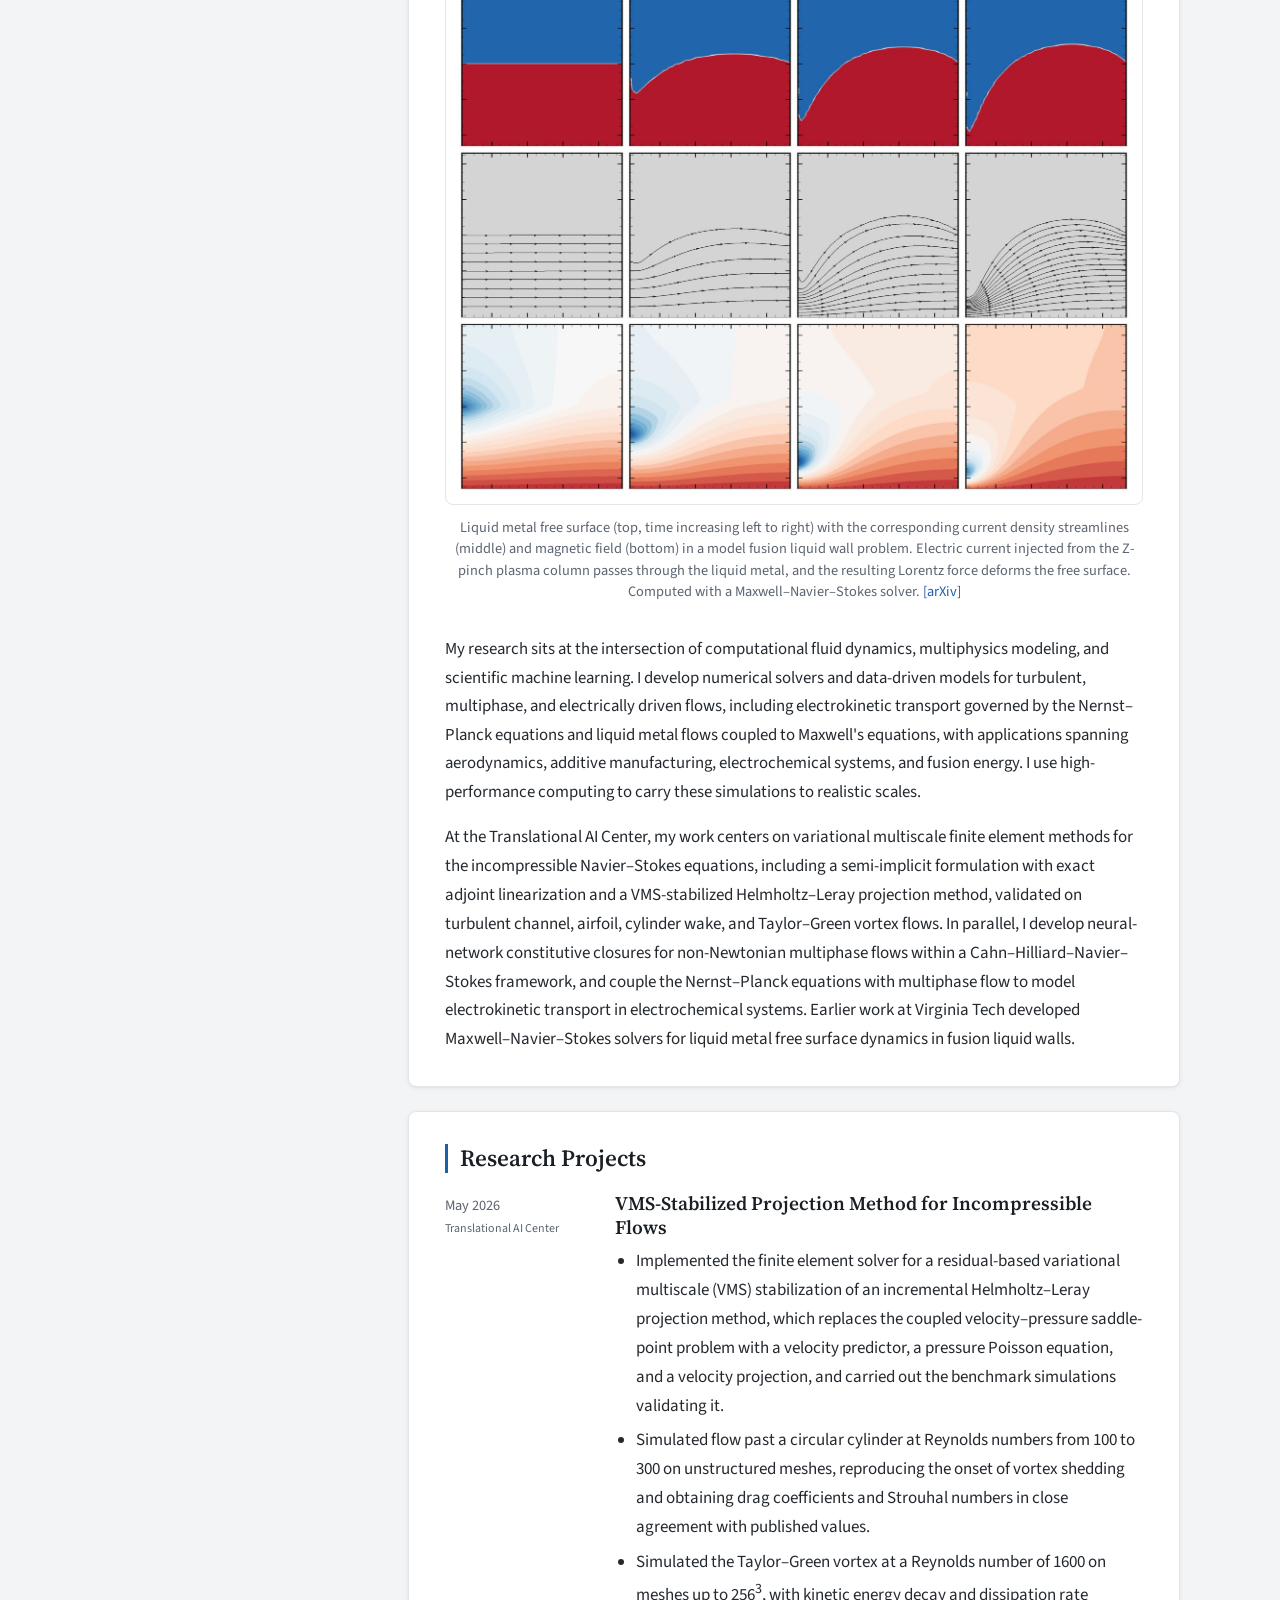
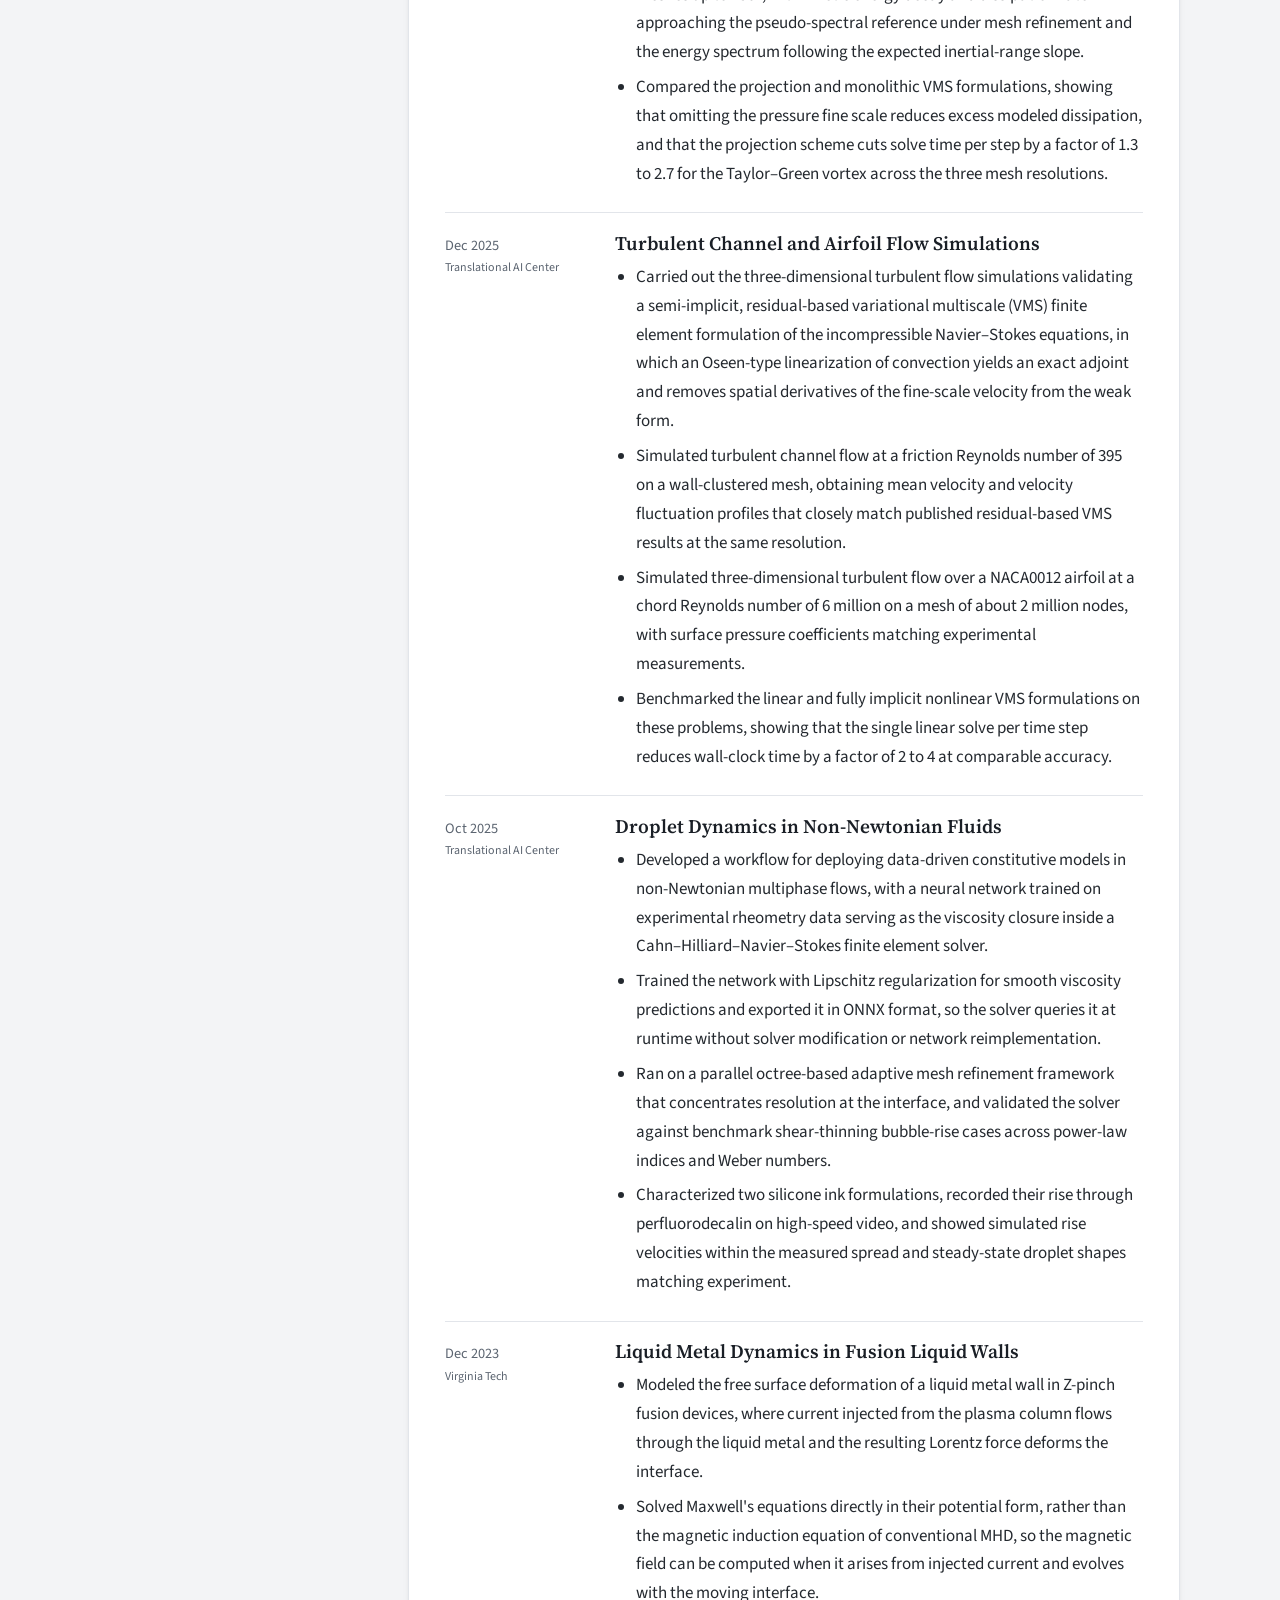
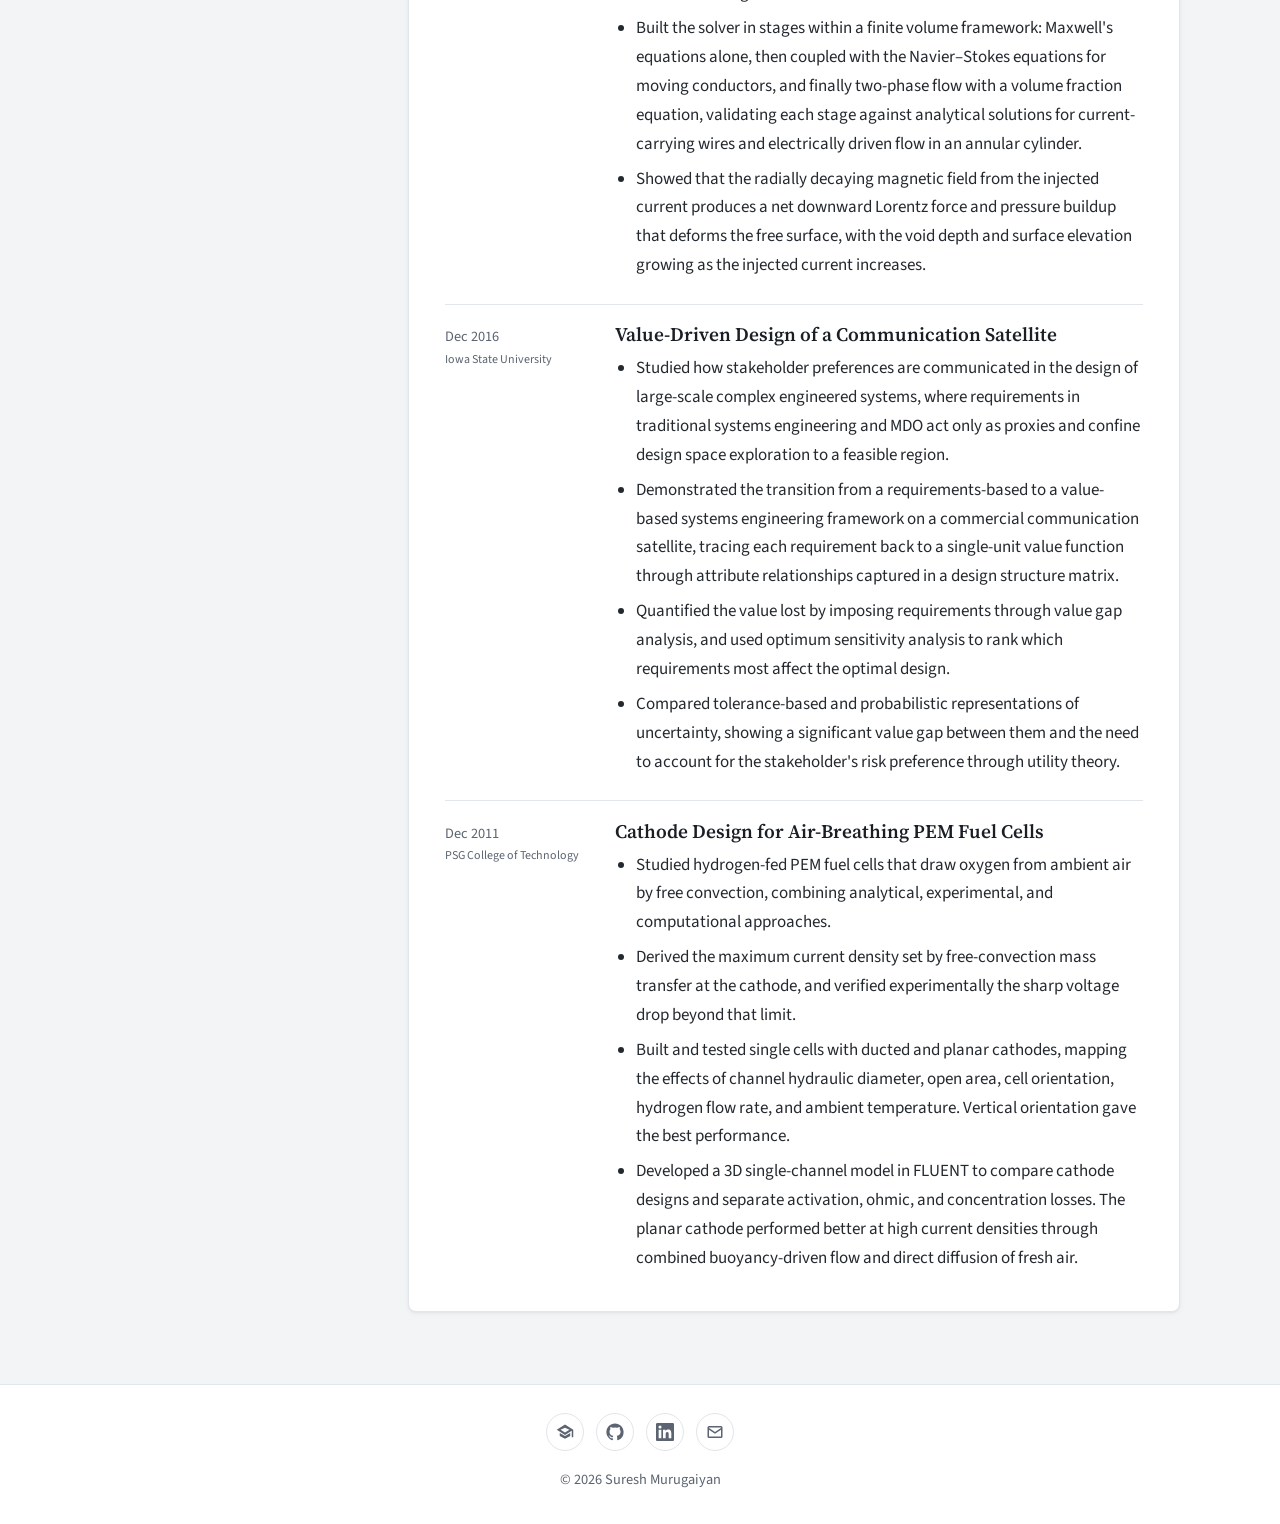
<file: research.html>
<!DOCTYPE html>
<html lang="en">
<head>
  <meta charset="UTF-8">
  <meta name="viewport" content="width=device-width, initial-scale=1">
  <title>Research · Suresh Murugaiyan</title>
  <meta name="description" content="Suresh Murugaiyan is a postdoctoral research associate at the Translational AI Center, Iowa State University, working on scientific machine learning, high-performance computing, magnetohydrodynamics, and fluid modeling in plasma physics.">
  <meta name="author" content="Suresh Murugaiyan">
  <meta property="og:site_name" content="Suresh Murugaiyan">
  <meta property="og:title" content="Research · Suresh Murugaiyan">
  <meta property="og:description" content="Suresh Murugaiyan is a postdoctoral research associate at the Translational AI Center, Iowa State University, working on scientific machine learning, high-performance computing, magnetohydrodynamics, and fluid modeling in plasma physics.">
  <meta property="og:type" content="website">
  <meta property="og:url" content="https://sureshisu.github.io/research.html">
  <meta property="og:image" content="https://sureshisu.github.io/img/suresh.jpg">
  <meta name="theme-color" content="#1f5fa8">
  <link rel="icon" type="image/svg+xml" href="favicon.svg">
  <link rel="preconnect" href="https://fonts.googleapis.com">
  <link rel="preconnect" href="https://fonts.gstatic.com" crossorigin>
  <link href="https://fonts.googleapis.com/css2?family=Source+Sans+3:ital,wght@0,400;0,600;0,700;1,400&family=Source+Serif+4:wght@600&display=swap" rel="stylesheet">
  <link rel="stylesheet" href="css/style.css?v=9">
</head>
<body>
<header class="site-header">
  <div class="container">
    <a class="brand" href="index.html">Suresh Murugaiyan</a>
    <button class="nav-toggle" type="button" aria-label="Toggle navigation" aria-expanded="false" aria-controls="site-nav">
      <svg width="22" height="22" viewBox="0 0 24 24" fill="none" stroke="currentColor" stroke-width="2" stroke-linecap="round" aria-hidden="true"><path d="M4 6h16M4 12h16M4 18h16"/></svg>
    </button>
    <nav class="site-nav" id="site-nav" aria-label="Primary">
      <a href="index.html">About</a>
      <a href="research.html" class="active" aria-current="page">Research</a>
      <a href="publications.html">Publications</a>
      <a href="experience.html">Experience</a>
    </nav>
  </div>
</header>
<div class="container layout">
  <aside class="sidebar">
    <div class="profile">
      <img src="img/suresh.jpg" alt="Portrait of Suresh Murugaiyan" width="168" height="168">
      <h2>Suresh Murugaiyan</h2>
      <p class="role">
        <strong>Postdoctoral Research Associate</strong><br>
        <a href="https://trac-ai.iastate.edu/" target="_blank" rel="noopener">Translational AI Center</a><br>
        Iowa State University<br>
        Ames, Iowa, USA
      </p>
      <ul class="social">
          <li><a href="https://scholar.google.com/citations?hl=en&user=3zIB_NMAAAAJ&view_op=list_works&sortby=pubdate" target="_blank" rel="noopener"><svg viewBox="0 0 24 24" aria-hidden="true"><path d="M12 2 1 9l11 7 9-5.73V19h2V9L12 2zm0 4.24L17.9 9 12 12.76 6.1 9 12 6.24zM5 13.18v4L12 21l7-3.82v-4l-7 4.28-7-4.28z"/></svg><span>Google Scholar</span></a></li>
          <li><a href="https://github.com/SureshMurugaiyan" target="_blank" rel="noopener"><svg viewBox="0 0 24 24" aria-hidden="true"><path d="M12 .5C5.65.5.5 5.65.5 12c0 5.08 3.29 9.39 7.86 10.91.58.11.79-.25.79-.55v-2.1c-3.2.7-3.87-1.37-3.87-1.37-.52-1.33-1.28-1.68-1.28-1.68-1.05-.71.08-.7.08-.7 1.16.08 1.77 1.19 1.77 1.19 1.03 1.76 2.7 1.25 3.36.96.1-.75.4-1.25.73-1.54-2.55-.29-5.24-1.28-5.24-5.69 0-1.26.45-2.29 1.19-3.09-.12-.29-.52-1.46.11-3.05 0 0 .97-.31 3.17 1.18a11 11 0 0 1 5.77 0c2.2-1.49 3.17-1.18 3.17-1.18.63 1.59.23 2.76.11 3.05.74.8 1.19 1.83 1.19 3.09 0 4.42-2.69 5.39-5.25 5.68.41.36.78 1.06.78 2.14v3.17c0 .31.21.67.8.55A11.5 11.5 0 0 0 23.5 12C23.5 5.65 18.35.5 12 .5z"/></svg><span>GitHub</span></a></li>
          <li><a href="https://www.linkedin.com/in/suresh-murugaiyan-phd/" target="_blank" rel="noopener"><svg viewBox="0 0 24 24" aria-hidden="true"><path d="M20.45 20.45h-3.55v-5.57c0-1.33-.03-3.04-1.85-3.04-1.85 0-2.14 1.45-2.14 2.94v5.67H9.36V9h3.41v1.56h.05c.47-.9 1.63-1.85 3.36-1.85 3.6 0 4.27 2.37 4.27 5.45v6.29zM5.34 7.43a2.06 2.06 0 1 1 0-4.12 2.06 2.06 0 0 1 0 4.12zM7.12 20.45H3.56V9h3.56v11.45zM22.22 0H1.77C.79 0 0 .77 0 1.72v20.56C0 23.23.79 24 1.77 24h20.45c.98 0 1.78-.77 1.78-1.72V1.72C24 .77 23.2 0 22.22 0z"/></svg><span>LinkedIn</span></a></li>
          <li><a href="mailto:sureshmn@iastate.edu"><svg viewBox="0 0 24 24" aria-hidden="true"><path d="M20 4H4a2 2 0 0 0-2 2v12a2 2 0 0 0 2 2h16a2 2 0 0 0 2-2V6a2 2 0 0 0-2-2zm0 2v.51l-8 5.33-8-5.33V6h16zM4 18V8.9l7.45 4.97a1 1 0 0 0 1.1 0L20 8.9V18H4z"/></svg><span>Email</span></a></li>
      </ul>
      <div class="tags">
        <span>Scientific ML</span>
        <span>HPC</span>
        <span>MHD</span>
        <span>Plasma Fluids</span>
        <span>Turbulence</span>
      </div>
    </div>
  </aside>
  <main class="content">
    <section class="card">
      <h1>Research</h1>
      <figure class="wide">
        <img src="img/cylinder-wake.jpg" alt="Vorticity field showing a von Karman vortex street behind a circular cylinder" width="1400" height="215">
        <figcaption>Vortex shedding behind a circular cylinder at Re = 300, computed with a Helmholtz&ndash;Leray projection method with variational multiscale stabilization. <a href="https://arxiv.org/abs/2608.00843" target="_blank" rel="noopener">[arXiv]</a></figcaption>
      </figure>
      <div class="fig-row">
        <figure>
          <img src="img/channel-vortices.jpg" alt="Q-criterion isosurfaces in turbulent channel flow" width="1000" height="576">
          <figcaption>Vortical structures in turbulent channel flow at a friction Reynolds number of 395, computed with the semi-implicit variational multiscale formulation with exact adjoint linearization. <a href="https://arxiv.org/abs/2512.21773v2" target="_blank" rel="noopener">[arXiv]</a></figcaption>
        </figure>
        <figure>
          <img src="img/airfoil-vortices.jpg" alt="Isosurfaces of vortical structures in turbulent flow over a NACA0012 airfoil" width="1000" height="551">
          <figcaption>Coherent vortical structures in turbulent flow over a NACA0012 airfoil at a chord Reynolds number of 6 million, computed with the same formulation. <a href="https://arxiv.org/abs/2512.21773v2" target="_blank" rel="noopener">[arXiv]</a></figcaption>
        </figure>
      </div>
      <figure class="wide">
        <img src="img/tgv-qcriterion.jpg" alt="Q-criterion isosurfaces of the Taylor-Green vortex at t = 0, 15, and 20" width="1400" height="507">
        <figcaption>Q-criterion isosurfaces of the decaying Taylor&ndash;Green vortex at Re = 1600, colored by velocity magnitude, at t = 0 (left), t = 15 (center), and t = 20 (right), showing the initial cellular structure, the developed turbulent state, and the decaying small-scale structures. Computed with the Helmholtz&ndash;Leray projection method with variational multiscale stabilization. <a href="https://arxiv.org/abs/2608.00843" target="_blank" rel="noopener">[arXiv]</a></figcaption>
      </figure>
      <figure class="wide">
        <img src="img/droplet-rise.jpg" alt="Time sequence of a non-Newtonian droplet rising through an immiscible fluid" width="1400" height="586">
        <figcaption>Time sequence (left to right) of a non-Newtonian silicone ink droplet rising through perfluorodecalin, simulated with a Cahn&ndash;Hilliard&ndash;Navier&ndash;Stokes framework and a neural-network viscosity closure. <a href="https://www.degruyterbrill.com/document/doi/10.1515/tp-2026-0105/html" target="_blank" rel="noopener">[Journal]</a> <a href="https://arxiv.org/abs/2605.30659v2" target="_blank" rel="noopener">[arXiv]</a></figcaption>
      </figure>
      <figure class="wide">
        <img src="img/liquid-wall.jpg" alt="Free surface evolution of a liquid metal fusion wall with current density streamlines and magnetic field" width="1400" height="1069">
        <figcaption>Liquid metal free surface (top, time increasing left to right) with the corresponding current density streamlines (middle) and magnetic field (bottom) in a model fusion liquid wall problem. Electric current injected from the Z-pinch plasma column passes through the liquid metal, and the resulting Lorentz force deforms the free surface. Computed with a Maxwell&ndash;Navier&ndash;Stokes solver. <a href="https://arxiv.org/abs/2411.11865" target="_blank" rel="noopener">[arXiv]</a></figcaption>
      </figure>
      <p class="lead">
        My research sits at the intersection of computational fluid dynamics, multiphysics modeling, and
        scientific machine learning. I develop numerical solvers and data-driven models for turbulent,
        multiphase, and electrically driven flows, including electrokinetic transport governed by the
        Nernst&ndash;Planck equations and liquid metal flows coupled to Maxwell's equations, with applications
        spanning aerodynamics, additive manufacturing, electrochemical systems, and fusion energy. I use
        high-performance computing to carry these simulations to realistic scales.
      </p>
      <p>
        At the Translational AI Center, my work centers on variational multiscale finite element methods for
        the incompressible Navier&ndash;Stokes equations, including a semi-implicit formulation with exact
        adjoint linearization and a VMS-stabilized Helmholtz&ndash;Leray projection method, validated on
        turbulent channel, airfoil, cylinder wake, and Taylor&ndash;Green vortex flows. In parallel, I develop
        neural-network constitutive closures for non-Newtonian multiphase flows within a
        Cahn&ndash;Hilliard&ndash;Navier&ndash;Stokes framework, and couple the Nernst&ndash;Planck equations
        with multiphase flow to model electrokinetic transport in electrochemical systems. Earlier work at
        Virginia Tech developed Maxwell&ndash;Navier&ndash;Stokes solvers for liquid metal free surface
        dynamics in fusion liquid walls.
      </p>
    </section>

    <section class="card">
      <h2>Research Projects</h2>
      <div class="entry">
        <div class="when">May 2026<br><small>Translational AI Center</small></div>
        <div class="what">
          <h3>VMS-Stabilized Projection Method for Incompressible Flows</h3>
          <ul>
            <li>Implemented the finite element solver for a residual-based variational multiscale (VMS) stabilization of an incremental Helmholtz&ndash;Leray projection method, which replaces the coupled velocity&ndash;pressure saddle-point problem with a velocity predictor, a pressure Poisson equation, and a velocity projection, and carried out the benchmark simulations validating it.</li>
            <li>Simulated flow past a circular cylinder at Reynolds numbers from 100 to 300 on unstructured meshes, reproducing the onset of vortex shedding and obtaining drag coefficients and Strouhal numbers in close agreement with published values.</li>
            <li>Simulated the Taylor&ndash;Green vortex at a Reynolds number of 1600 on meshes up to 256<sup>3</sup>, with kinetic energy decay and dissipation rate approaching the pseudo-spectral reference under mesh refinement and the energy spectrum following the expected inertial-range slope.</li>
            <li>Compared the projection and monolithic VMS formulations, showing that omitting the pressure fine scale reduces excess modeled dissipation, and that the projection scheme cuts solve time per step by a factor of 1.3 to 2.7 for the Taylor&ndash;Green vortex across the three mesh resolutions.</li>
          </ul>
        </div>
      </div>
      <div class="entry">
        <div class="when">Dec 2025<br><small>Translational AI Center</small></div>
        <div class="what">
          <h3>Turbulent Channel and Airfoil Flow Simulations</h3>
          <ul>
            <li>Carried out the three-dimensional turbulent flow simulations validating a semi-implicit, residual-based variational multiscale (VMS) finite element formulation of the incompressible Navier&ndash;Stokes equations, in which an Oseen-type linearization of convection yields an exact adjoint and removes spatial derivatives of the fine-scale velocity from the weak form.</li>
            <li>Simulated turbulent channel flow at a friction Reynolds number of 395 on a wall-clustered mesh, obtaining mean velocity and velocity fluctuation profiles that closely match published residual-based VMS results at the same resolution.</li>
            <li>Simulated three-dimensional turbulent flow over a NACA0012 airfoil at a chord Reynolds number of 6 million on a mesh of about 2 million nodes, with surface pressure coefficients matching experimental measurements.</li>
            <li>Benchmarked the linear and fully implicit nonlinear VMS formulations on these problems, showing that the single linear solve per time step reduces wall-clock time by a factor of 2 to 4 at comparable accuracy.</li>
          </ul>
        </div>
      </div>
      <div class="entry">
        <div class="when">Oct 2025<br><small>Translational AI Center</small></div>
        <div class="what">
          <h3>Droplet Dynamics in Non-Newtonian Fluids</h3>
          <ul>
            <li>Developed a workflow for deploying data-driven constitutive models in non-Newtonian multiphase flows, with a neural network trained on experimental rheometry data serving as the viscosity closure inside a Cahn&ndash;Hilliard&ndash;Navier&ndash;Stokes finite element solver.</li>
            <li>Trained the network with Lipschitz regularization for smooth viscosity predictions and exported it in ONNX format, so the solver queries it at runtime without solver modification or network reimplementation.</li>
            <li>Ran on a parallel octree-based adaptive mesh refinement framework that concentrates resolution at the interface, and validated the solver against benchmark shear-thinning bubble-rise cases across power-law indices and Weber numbers.</li>
            <li>Characterized two silicone ink formulations, recorded their rise through perfluorodecalin on high-speed video, and showed simulated rise velocities within the measured spread and steady-state droplet shapes matching experiment.</li>
          </ul>
        </div>
      </div>
      <div class="entry">
        <div class="when">Dec 2023<br><small>Virginia Tech</small></div>
        <div class="what">
          <h3>Liquid Metal Dynamics in Fusion Liquid Walls</h3>
          <ul>
            <li>Modeled the free surface deformation of a liquid metal wall in Z-pinch fusion devices, where current injected from the plasma column flows through the liquid metal and the resulting Lorentz force deforms the interface.</li>
            <li>Solved Maxwell's equations directly in their potential form, rather than the magnetic induction equation of conventional MHD, so the magnetic field can be computed when it arises from injected current and evolves with the moving interface.</li>
            <li>Built the solver in stages within a finite volume framework: Maxwell's equations alone, then coupled with the Navier&ndash;Stokes equations for moving conductors, and finally two-phase flow with a volume fraction equation, validating each stage against analytical solutions for current-carrying wires and electrically driven flow in an annular cylinder.</li>
            <li>Showed that the radially decaying magnetic field from the injected current produces a net downward Lorentz force and pressure buildup that deforms the free surface, with the void depth and surface elevation growing as the injected current increases.</li>
          </ul>
        </div>
      </div>
      <div class="entry">
        <div class="when">Dec 2016<br><small>Iowa State University</small></div>
        <div class="what">
          <h3>Value-Driven Design of a Communication Satellite</h3>
          <ul>
            <li>Studied how stakeholder preferences are communicated in the design of large-scale complex engineered systems, where requirements in traditional systems engineering and MDO act only as proxies and confine design space exploration to a feasible region.</li>
            <li>Demonstrated the transition from a requirements-based to a value-based systems engineering framework on a commercial communication satellite, tracing each requirement back to a single-unit value function through attribute relationships captured in a design structure matrix.</li>
            <li>Quantified the value lost by imposing requirements through value gap analysis, and used optimum sensitivity analysis to rank which requirements most affect the optimal design.</li>
            <li>Compared tolerance-based and probabilistic representations of uncertainty, showing a significant value gap between them and the need to account for the stakeholder's risk preference through utility theory.</li>
          </ul>
        </div>
      </div>
      <div class="entry">
        <div class="when">Dec 2011<br><small>PSG College of Technology</small></div>
        <div class="what">
          <h3>Cathode Design for Air-Breathing PEM Fuel Cells</h3>
          <ul>
            <li>Studied hydrogen-fed PEM fuel cells that draw oxygen from ambient air by free convection, combining analytical, experimental, and computational approaches.</li>
            <li>Derived the maximum current density set by free-convection mass transfer at the cathode, and verified experimentally the sharp voltage drop beyond that limit.</li>
            <li>Built and tested single cells with ducted and planar cathodes, mapping the effects of channel hydraulic diameter, open area, cell orientation, hydrogen flow rate, and ambient temperature. Vertical orientation gave the best performance.</li>
            <li>Developed a 3D single-channel model in FLUENT to compare cathode designs and separate activation, ohmic, and concentration losses. The planar cathode performed better at high current densities through combined buoyancy-driven flow and direct diffusion of fresh air.</li>
          </ul>
        </div>
      </div>
    </section>
  </main>
</div>
<footer class="site-footer">
  <div class="container">
    <ul class="footer-social">
        <li><a href="https://scholar.google.com/citations?hl=en&user=3zIB_NMAAAAJ&view_op=list_works&sortby=pubdate" target="_blank" rel="noopener" title="Google Scholar" aria-label="Google Scholar"><svg viewBox="0 0 24 24" aria-hidden="true"><path d="M12 2 1 9l11 7 9-5.73V19h2V9L12 2zm0 4.24L17.9 9 12 12.76 6.1 9 12 6.24zM5 13.18v4L12 21l7-3.82v-4l-7 4.28-7-4.28z"/></svg></a></li>
        <li><a href="https://github.com/SureshMurugaiyan" target="_blank" rel="noopener" title="GitHub" aria-label="GitHub"><svg viewBox="0 0 24 24" aria-hidden="true"><path d="M12 .5C5.65.5.5 5.65.5 12c0 5.08 3.29 9.39 7.86 10.91.58.11.79-.25.79-.55v-2.1c-3.2.7-3.87-1.37-3.87-1.37-.52-1.33-1.28-1.68-1.28-1.68-1.05-.71.08-.7.08-.7 1.16.08 1.77 1.19 1.77 1.19 1.03 1.76 2.7 1.25 3.36.96.1-.75.4-1.25.73-1.54-2.55-.29-5.24-1.28-5.24-5.69 0-1.26.45-2.29 1.19-3.09-.12-.29-.52-1.46.11-3.05 0 0 .97-.31 3.17 1.18a11 11 0 0 1 5.77 0c2.2-1.49 3.17-1.18 3.17-1.18.63 1.59.23 2.76.11 3.05.74.8 1.19 1.83 1.19 3.09 0 4.42-2.69 5.39-5.25 5.68.41.36.78 1.06.78 2.14v3.17c0 .31.21.67.8.55A11.5 11.5 0 0 0 23.5 12C23.5 5.65 18.35.5 12 .5z"/></svg></a></li>
        <li><a href="https://www.linkedin.com/in/suresh-murugaiyan-phd/" target="_blank" rel="noopener" title="LinkedIn" aria-label="LinkedIn"><svg viewBox="0 0 24 24" aria-hidden="true"><path d="M20.45 20.45h-3.55v-5.57c0-1.33-.03-3.04-1.85-3.04-1.85 0-2.14 1.45-2.14 2.94v5.67H9.36V9h3.41v1.56h.05c.47-.9 1.63-1.85 3.36-1.85 3.6 0 4.27 2.37 4.27 5.45v6.29zM5.34 7.43a2.06 2.06 0 1 1 0-4.12 2.06 2.06 0 0 1 0 4.12zM7.12 20.45H3.56V9h3.56v11.45zM22.22 0H1.77C.79 0 0 .77 0 1.72v20.56C0 23.23.79 24 1.77 24h20.45c.98 0 1.78-.77 1.78-1.72V1.72C24 .77 23.2 0 22.22 0z"/></svg></a></li>
        <li><a href="mailto:sureshmn@iastate.edu" title="Email" aria-label="Email"><svg viewBox="0 0 24 24" aria-hidden="true"><path d="M20 4H4a2 2 0 0 0-2 2v12a2 2 0 0 0 2 2h16a2 2 0 0 0 2-2V6a2 2 0 0 0-2-2zm0 2v.51l-8 5.33-8-5.33V6h16zM4 18V8.9l7.45 4.97a1 1 0 0 0 1.1 0L20 8.9V18H4z"/></svg></a></li>
    </ul>
    <p>&copy; <span id="year">2026</span> Suresh Murugaiyan</p>
  </div>
</footer>
<script>
  (function () {
    var btn = document.querySelector('.nav-toggle');
    var nav = document.getElementById('site-nav');
    if (btn && nav) {
      btn.addEventListener('click', function () {
        var open = nav.classList.toggle('open');
        btn.setAttribute('aria-expanded', open ? 'true' : 'false');
      });
    }
    var y = document.getElementById('year');
    if (y) y.textContent = new Date().getFullYear();
  })();
</script>
</body>
</html>
</file>
<file: css/style.css>
/* =========================================================
   Suresh Murugaiyan — personal academic website
   Clean, card-based academic layout (light theme)
   ========================================================= */

:root {
  --bg: #f3f4f6;
  --card: #ffffff;
  --border: #e2e5ea;
  --text: #24292f;
  --muted: #5b6470;
  --accent: #1f5fa8;
  --accent-hover: #164a86;
  --accent-soft: #eaf1fb;
  --shadow: 0 1px 2px rgba(16, 24, 40, 0.04), 0 1px 6px rgba(16, 24, 40, 0.05);
  --serif: "Source Serif 4", Georgia, "Times New Roman", serif;
  --sans: "Source Sans 3", -apple-system, BlinkMacSystemFont, "Segoe UI", Roboto, Helvetica, Arial, sans-serif;
  --radius: 8px;
  --maxw: 1120px;
}

*, *::before, *::after { box-sizing: border-box; }

html { scroll-behavior: smooth; -webkit-text-size-adjust: 100%; }

body {
  margin: 0;
  background: var(--bg);
  color: var(--text);
  font-family: var(--sans);
  font-size: 17px;
  line-height: 1.7;
}

a { color: var(--accent); text-decoration: none; }
a:hover { color: var(--accent-hover); text-decoration: underline; }

h1, h2, h3, h4 {
  font-family: var(--serif);
  font-weight: 600;
  line-height: 1.25;
  color: #1a1f26;
  margin: 0 0 0.6em;
}
h1 { font-size: 1.9rem; }
h2 { font-size: 1.45rem; }
h3 { font-size: 1.2rem; }
h4 { font-size: 1.05rem; }

p { margin: 0 0 1em; }
ul { margin: 0 0 1em; padding-left: 1.25em; }
li { margin-bottom: 0.35em; }
hr { border: 0; border-top: 1px solid var(--border); margin: 1.75rem 0; }
img { max-width: 100%; height: auto; }
small, .muted { color: var(--muted); }

.container {
  width: 100%;
  max-width: var(--maxw);
  margin: 0 auto;
  padding: 0 1.25rem;
}

/* ---------- Header / navigation ---------- */
.site-header {
  position: sticky;
  top: 0;
  z-index: 50;
  background: rgba(255, 255, 255, 0.96);
  backdrop-filter: saturate(180%) blur(8px);
  border-bottom: 1px solid var(--border);
}
.site-header .container {
  display: flex;
  align-items: center;
  justify-content: space-between;
  min-height: 64px;
  gap: 1rem;
}
.brand {
  font-family: var(--serif);
  font-size: 1.25rem;
  font-weight: 600;
  color: #1a1f26;
  letter-spacing: 0.01em;
  white-space: nowrap;
}
.brand:hover { text-decoration: none; color: var(--accent); }

.site-nav {
  display: flex;
  gap: 0.25rem;
}
.site-nav a {
  display: inline-block;
  padding: 0.45rem 0.8rem;
  border-radius: 6px;
  color: var(--muted);
  font-size: 0.8rem;
  font-weight: 600;
  letter-spacing: 0.12em;
  text-transform: uppercase;
  border-bottom: 2px solid transparent;
}
.site-nav a:hover { color: var(--accent); background: var(--accent-soft); text-decoration: none; }
.site-nav a.active { color: var(--accent); }
.site-nav a.active::after {
  content: "";
  display: block;
  height: 2px;
  margin-top: 2px;
  background: var(--accent);
  border-radius: 2px;
}

.nav-toggle {
  display: none;
  background: none;
  border: 1px solid var(--border);
  border-radius: 6px;
  padding: 0.4rem 0.55rem;
  cursor: pointer;
  color: var(--text);
}
.nav-toggle svg { display: block; }

/* ---------- Page layout ---------- */
.layout {
  display: grid;
  grid-template-columns: 280px minmax(0, 1fr);
  gap: 1.75rem;
  align-items: start;
  padding-top: 2rem;
  padding-bottom: 3rem;
}

/* ---------- Sidebar ---------- */
.sidebar {
  position: sticky;
  top: 84px;
}
.profile {
  background: var(--card);
  border: 1px solid var(--border);
  border-radius: var(--radius);
  box-shadow: var(--shadow);
  padding: 1.75rem 1.5rem 1.5rem;
  text-align: center;
}
.profile img {
  width: 168px;
  height: 168px;
  border-radius: 50%;
  object-fit: cover;
  object-position: center 30%;
  border: 4px solid #fff;
  box-shadow: 0 0 0 1px var(--border), 0 6px 18px rgba(16, 24, 40, 0.12);
  margin-bottom: 1rem;
}
.profile h2 {
  font-size: 1.35rem;
  margin-bottom: 0.25rem;
}
.profile .role {
  color: var(--muted);
  font-size: 0.95rem;
  line-height: 1.5;
  margin-bottom: 1.1rem;
}
.profile .role strong { color: var(--text); font-weight: 600; }

.social {
  list-style: none;
  padding: 0;
  margin: 0;
  text-align: left;
  border-top: 1px solid var(--border);
  padding-top: 1rem;
}
.social li { margin: 0; }
.social a {
  display: flex;
  align-items: center;
  gap: 0.7rem;
  padding: 0.45rem 0.5rem;
  border-radius: 6px;
  color: var(--text);
  font-size: 0.95rem;
}
.social a:hover { background: var(--accent-soft); color: var(--accent); text-decoration: none; }
.social svg { width: 18px; height: 18px; flex: 0 0 18px; fill: currentColor; color: var(--muted); }
.social a:hover svg { color: var(--accent); }

.tags {
  display: flex;
  flex-wrap: wrap;
  gap: 0.4rem;
  justify-content: center;
  margin-top: 1rem;
  padding-top: 1rem;
  border-top: 1px solid var(--border);
}
.tags span {
  font-size: 0.78rem;
  color: var(--accent);
  background: var(--accent-soft);
  border-radius: 999px;
  padding: 0.15rem 0.65rem;
}

/* ---------- Content cards ---------- */
.card {
  background: var(--card);
  border: 1px solid var(--border);
  border-radius: var(--radius);
  box-shadow: var(--shadow);
  padding: 2rem 2.25rem;
  margin-bottom: 1.5rem;
}
.card > h1 {
  padding-bottom: 0.75rem;
  margin-bottom: 1.25rem;
  border-bottom: 1px solid var(--border);
}
.card h2 {
  margin-top: 1.75rem;
  padding-left: 0.75rem;
  border-left: 3px solid var(--accent);
}
.card h2:first-of-type { margin-top: 0; }
.card > :last-child { margin-bottom: 0; }

.lead { font-size: 1.05rem; }

/* ---------- Interest grid ---------- */
.interest-grid {
  display: grid;
  grid-template-columns: repeat(2, minmax(0, 1fr));
  gap: 0.4rem 1.5rem;
  list-style: none;
  padding: 0;
  margin: 0;
}
.interest-grid li {
  padding-left: 1.25rem;
  position: relative;
}
.interest-grid li::before {
  content: "";
  position: absolute;
  left: 0;
  top: 0.75em;
  width: 7px;
  height: 7px;
  border-radius: 50%;
  background: var(--accent);
}

/* ---------- Timeline entries (education, experience, projects) ---------- */
.entry {
  display: grid;
  grid-template-columns: 150px minmax(0, 1fr);
  gap: 0.5rem 1.25rem;
  padding: 1.1rem 0;
  border-bottom: 1px solid var(--border);
}
.entry:last-child { border-bottom: 0; padding-bottom: 0; }
.entry:first-of-type { padding-top: 0.25rem; }
.entry .when {
  color: var(--muted);
  font-size: 0.9rem;
  line-height: 1.5;
  padding-top: 0.25rem;
}
.entry .what h3, .entry .what h4 { margin-bottom: 0.15rem; }
.entry .what .org a { color: inherit; }
.entry .what .org a:hover { color: var(--accent); }
.entry .what .sub { color: var(--muted); font-size: 0.95rem; margin-bottom: 0.4rem; }
.entry .what ul { margin: 0.5rem 0 0; }
.entry .what p { margin-bottom: 0.4rem; }
.entry .what p:last-child, .entry .what ul:last-child { margin-bottom: 0; }

/* ---------- Publications ---------- */
.pub-note {
  background: var(--accent-soft);
  border-left: 3px solid var(--accent);
  border-radius: 0 6px 6px 0;
  padding: 0.75rem 1rem;
  margin-bottom: 1.25rem;
  font-size: 0.95rem;
}
.year {
  font-family: var(--serif);
  font-size: 1.1rem;
  font-weight: 600;
  color: var(--accent);
  margin: 1.5rem 0 0.4rem;
  padding-bottom: 0.25rem;
  border-bottom: 1px dashed var(--border);
}
.pub {
  padding: 0.85rem 0 0.9rem;
  border-bottom: 1px solid var(--border);
}
.pub:last-child { border-bottom: 0; }
.pub .title {
  font-family: var(--serif);
  font-weight: 600;
  font-size: 1.05rem;
  line-height: 1.4;
  margin-bottom: 0.2rem;
}
.pub .authors { font-size: 0.95rem; margin-bottom: 0.15rem; }
.pub .authors .me { font-weight: 700; color: var(--text); }
.pub .venue { color: var(--muted); font-size: 0.92rem; font-style: italic; margin-bottom: 0.4rem; }
.pub .note { color: var(--muted); font-size: 0.82rem; margin-bottom: 0.15rem; }
.pub .links { display: flex; flex-wrap: wrap; gap: 0.4rem; }
.btn-link {
  display: inline-block;
  font-size: 0.74rem;
  font-weight: 600;
  letter-spacing: 0.08em;
  text-transform: uppercase;
  color: var(--accent);
  border: 1px solid #c9d7ea;
  border-radius: 4px;
  padding: 0.1rem 0.55rem;
  background: #fff;
}
.btn-link:hover { background: var(--accent); color: #fff; border-color: var(--accent); text-decoration: none; }

/* ---------- Figures ---------- */
figure {
  margin: 0 0 2rem;
  text-align: center;
}
figure img {
  display: block;
  width: 100%;
  max-width: 560px;
  margin: 0 auto;
  padding: 12px;
  border: 1px solid var(--border);
  border-radius: 8px;
  background: #fff;
}
figcaption {
  font-size: 0.9rem;
  color: var(--muted);
  margin-top: 0.75rem;
  padding: 0 0.5rem;
  line-height: 1.5;
}
figure.wide img { max-width: 100%; }
figure.narrow img { max-width: 440px; }
.fig-row {
  display: grid;
  grid-template-columns: repeat(2, minmax(0, 1fr));
  gap: 1.75rem;
  margin-bottom: 2rem;
}
.fig-row figure { margin: 0; }
.fig-row figure img { max-width: 100%; width: 100%; height: auto; aspect-ratio: 3 / 2; object-fit: contain; }
.fig-row figure img.fit { object-fit: contain; }
@media (max-width: 640px) {
  .fig-row { grid-template-columns: 1fr; }
}

/* ---------- Footer ---------- */
.site-footer {
  border-top: 1px solid var(--border);
  background: #fff;
  padding: 1.75rem 0 2rem;
  text-align: center;
  color: var(--muted);
  font-size: 0.9rem;
}
.footer-social {
  display: flex;
  justify-content: center;
  gap: 0.75rem;
  list-style: none;
  padding: 0;
  margin: 0 0 0.75rem;
}
.footer-social a {
  display: inline-flex;
  align-items: center;
  justify-content: center;
  width: 38px;
  height: 38px;
  border-radius: 50%;
  border: 1px solid var(--border);
  color: var(--muted);
}
.footer-social a:hover { color: #fff; background: var(--accent); border-color: var(--accent); }
.footer-social svg { width: 18px; height: 18px; fill: currentColor; }
.site-footer p { margin: 0; }

/* ---------- Responsive ---------- */
@media (max-width: 900px) {
  .layout { grid-template-columns: 1fr; gap: 1.25rem; padding-top: 1.25rem; }
  .sidebar { position: static; }
  .profile { padding: 1.5rem 1.25rem; }
  .social {
    display: grid;
    grid-template-columns: repeat(2, minmax(0, 1fr));
    gap: 0.15rem 0.5rem;
  }
  .card { padding: 1.5rem 1.25rem; }
  .entry { grid-template-columns: 1fr; gap: 0.15rem; }
  .entry .when { padding-top: 0; }
}

@media (max-width: 640px) {
  body { font-size: 16px; }
  h1 { font-size: 1.6rem; }
  .nav-toggle { display: inline-flex; }
  .site-nav {
    display: none;
    position: absolute;
    top: 64px;
    left: 0;
    right: 0;
    flex-direction: column;
    gap: 0;
    background: #fff;
    border-bottom: 1px solid var(--border);
    box-shadow: 0 8px 24px rgba(16, 24, 40, 0.08);
    padding: 0.5rem 0.75rem 0.75rem;
  }
  .site-nav.open { display: flex; }
  .site-nav a { padding: 0.75rem 0.75rem; font-size: 0.85rem; }
  .site-nav a.active::after { display: none; }
  .site-nav a.active { background: var(--accent-soft); }
  .interest-grid { grid-template-columns: 1fr; }
  .social { grid-template-columns: 1fr; }
}

@media print {
  .site-header, .site-footer, .nav-toggle { display: none; }
  body { background: #fff; }
  .card, .profile { box-shadow: none; border-color: #ccc; }
  .layout { display: block; }
}
</file>
